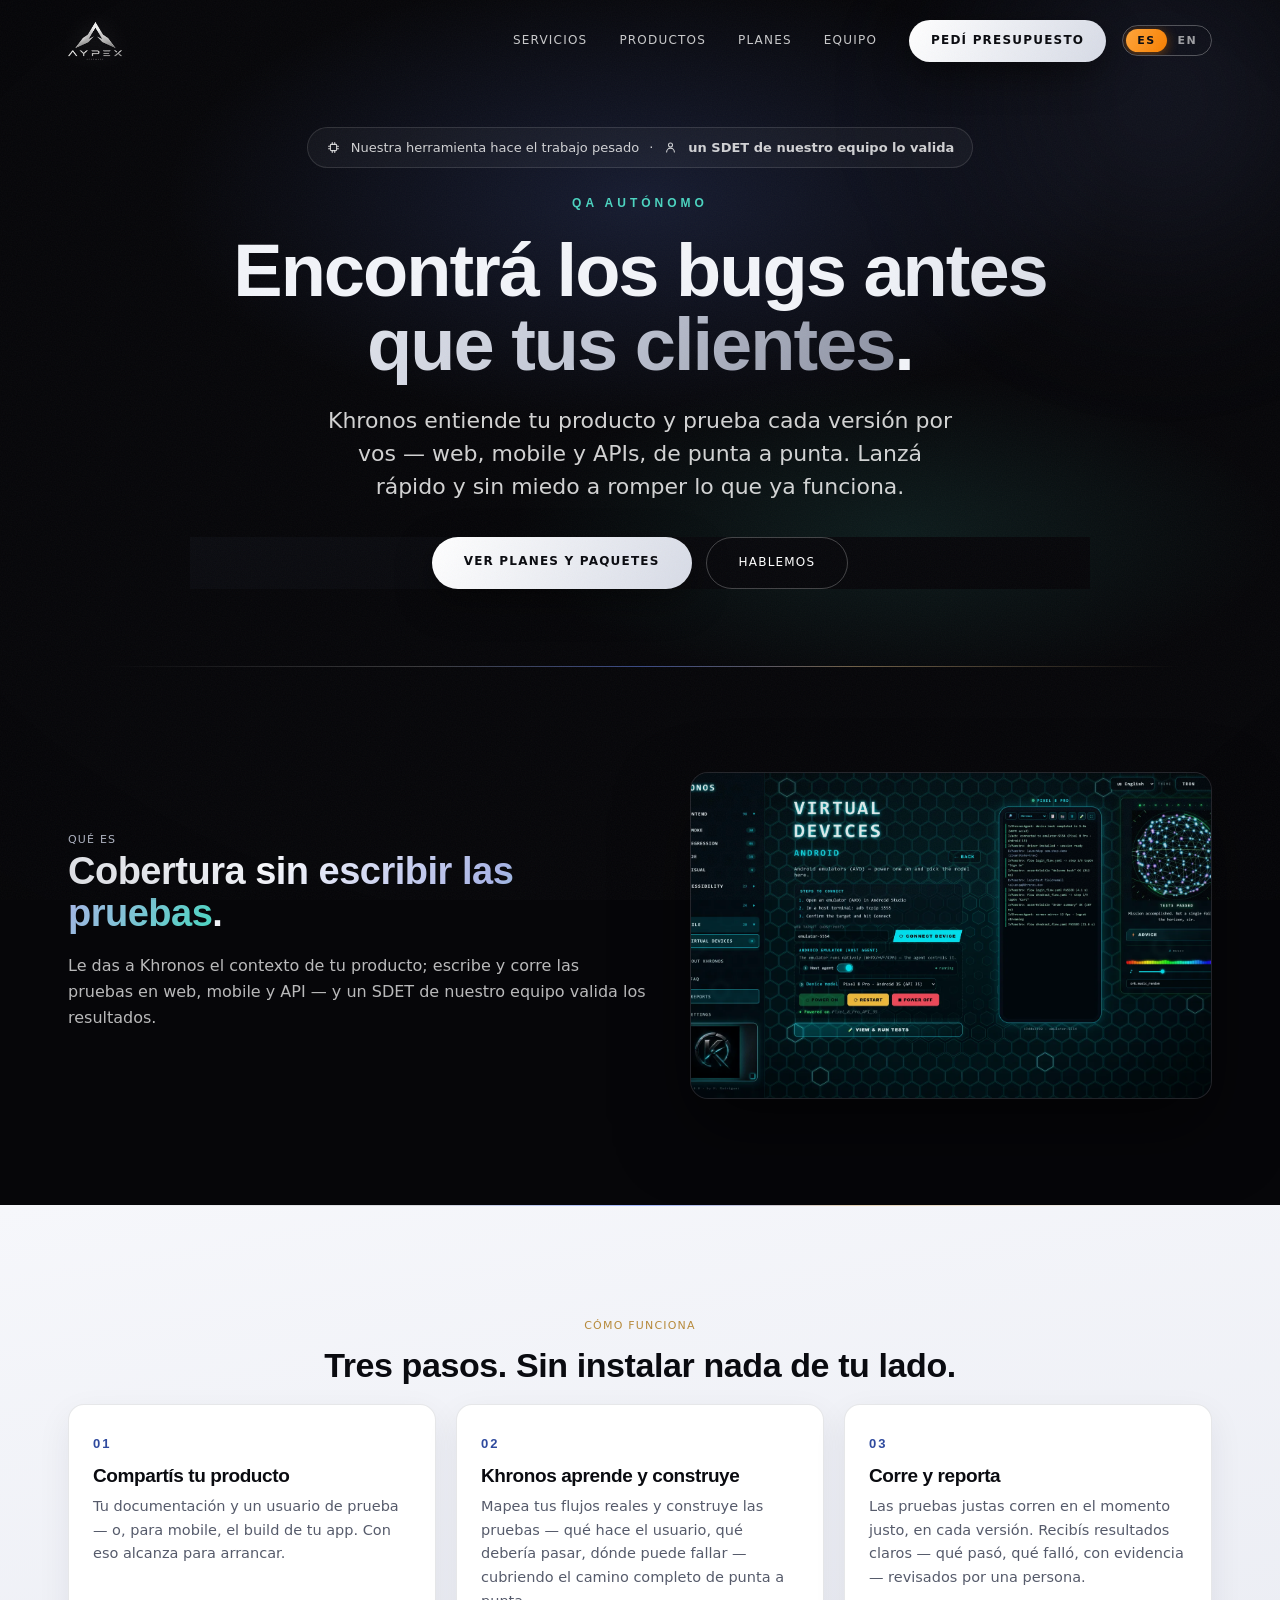
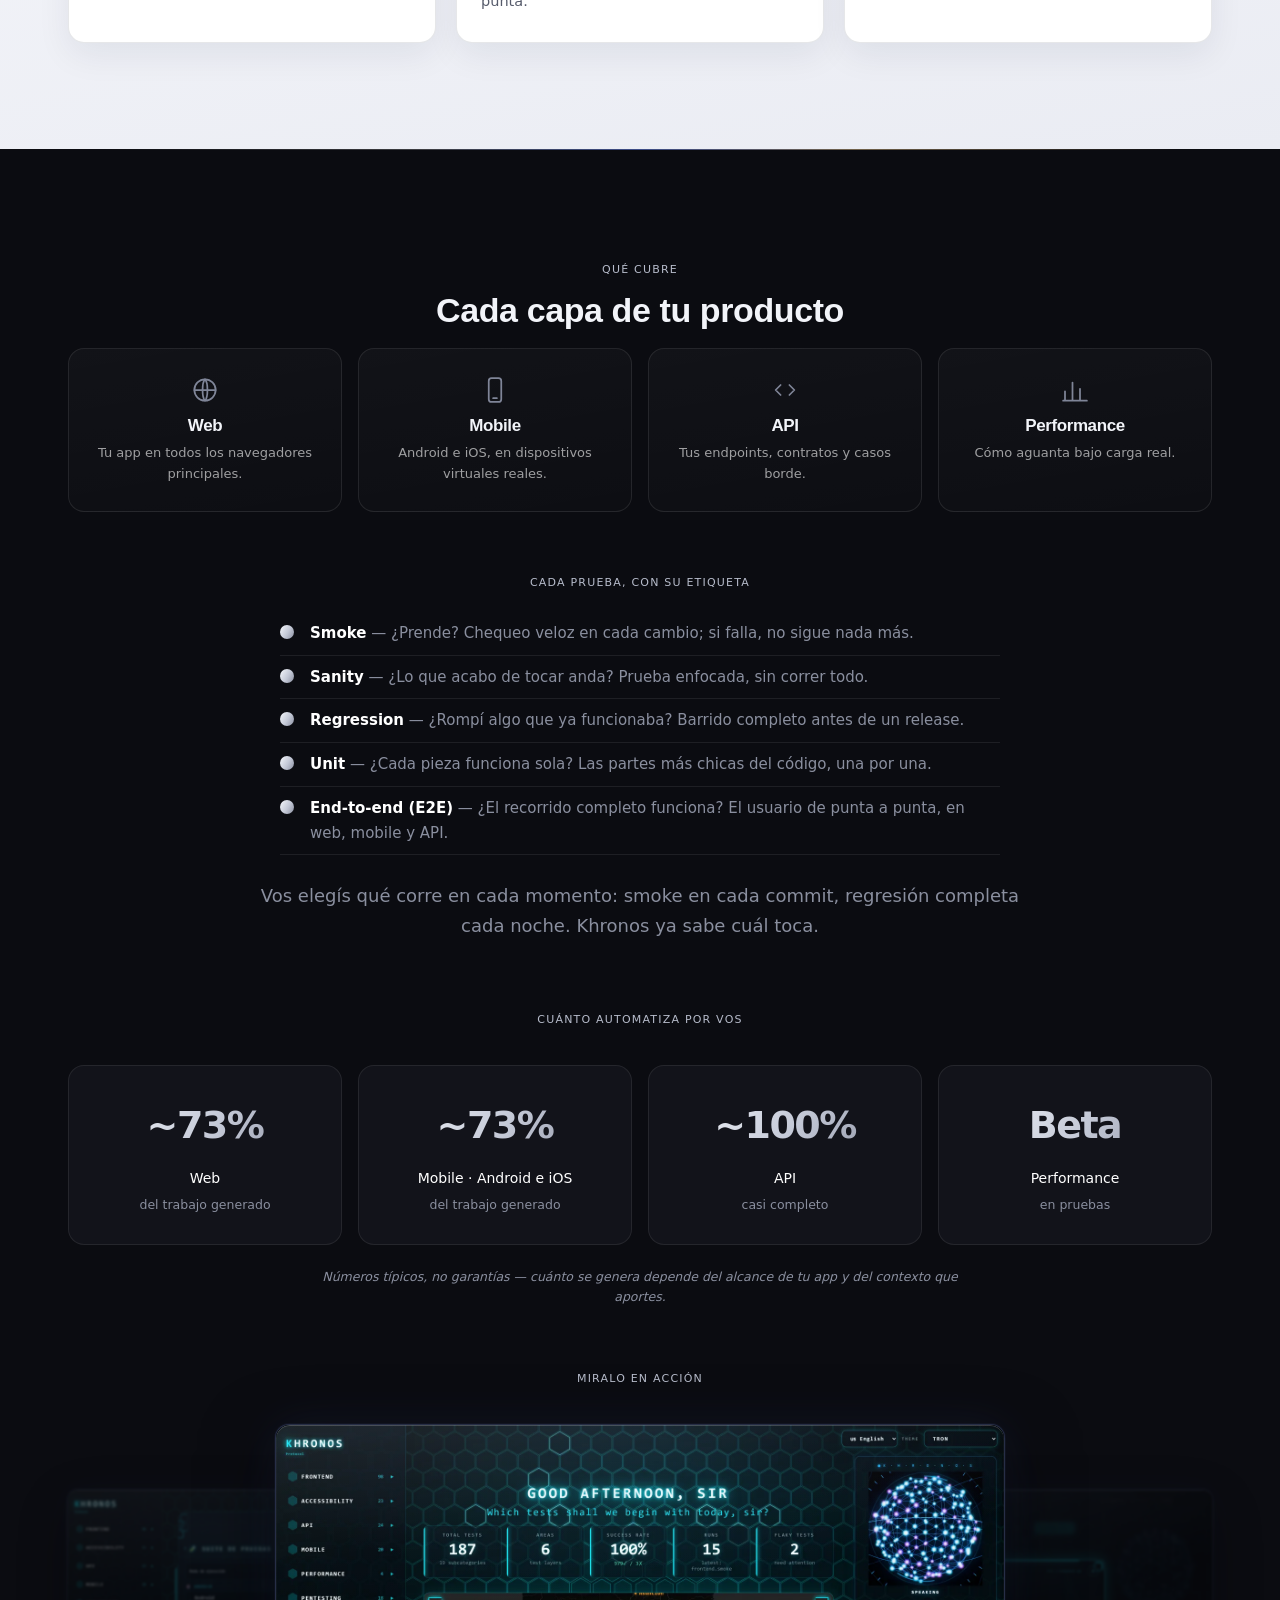
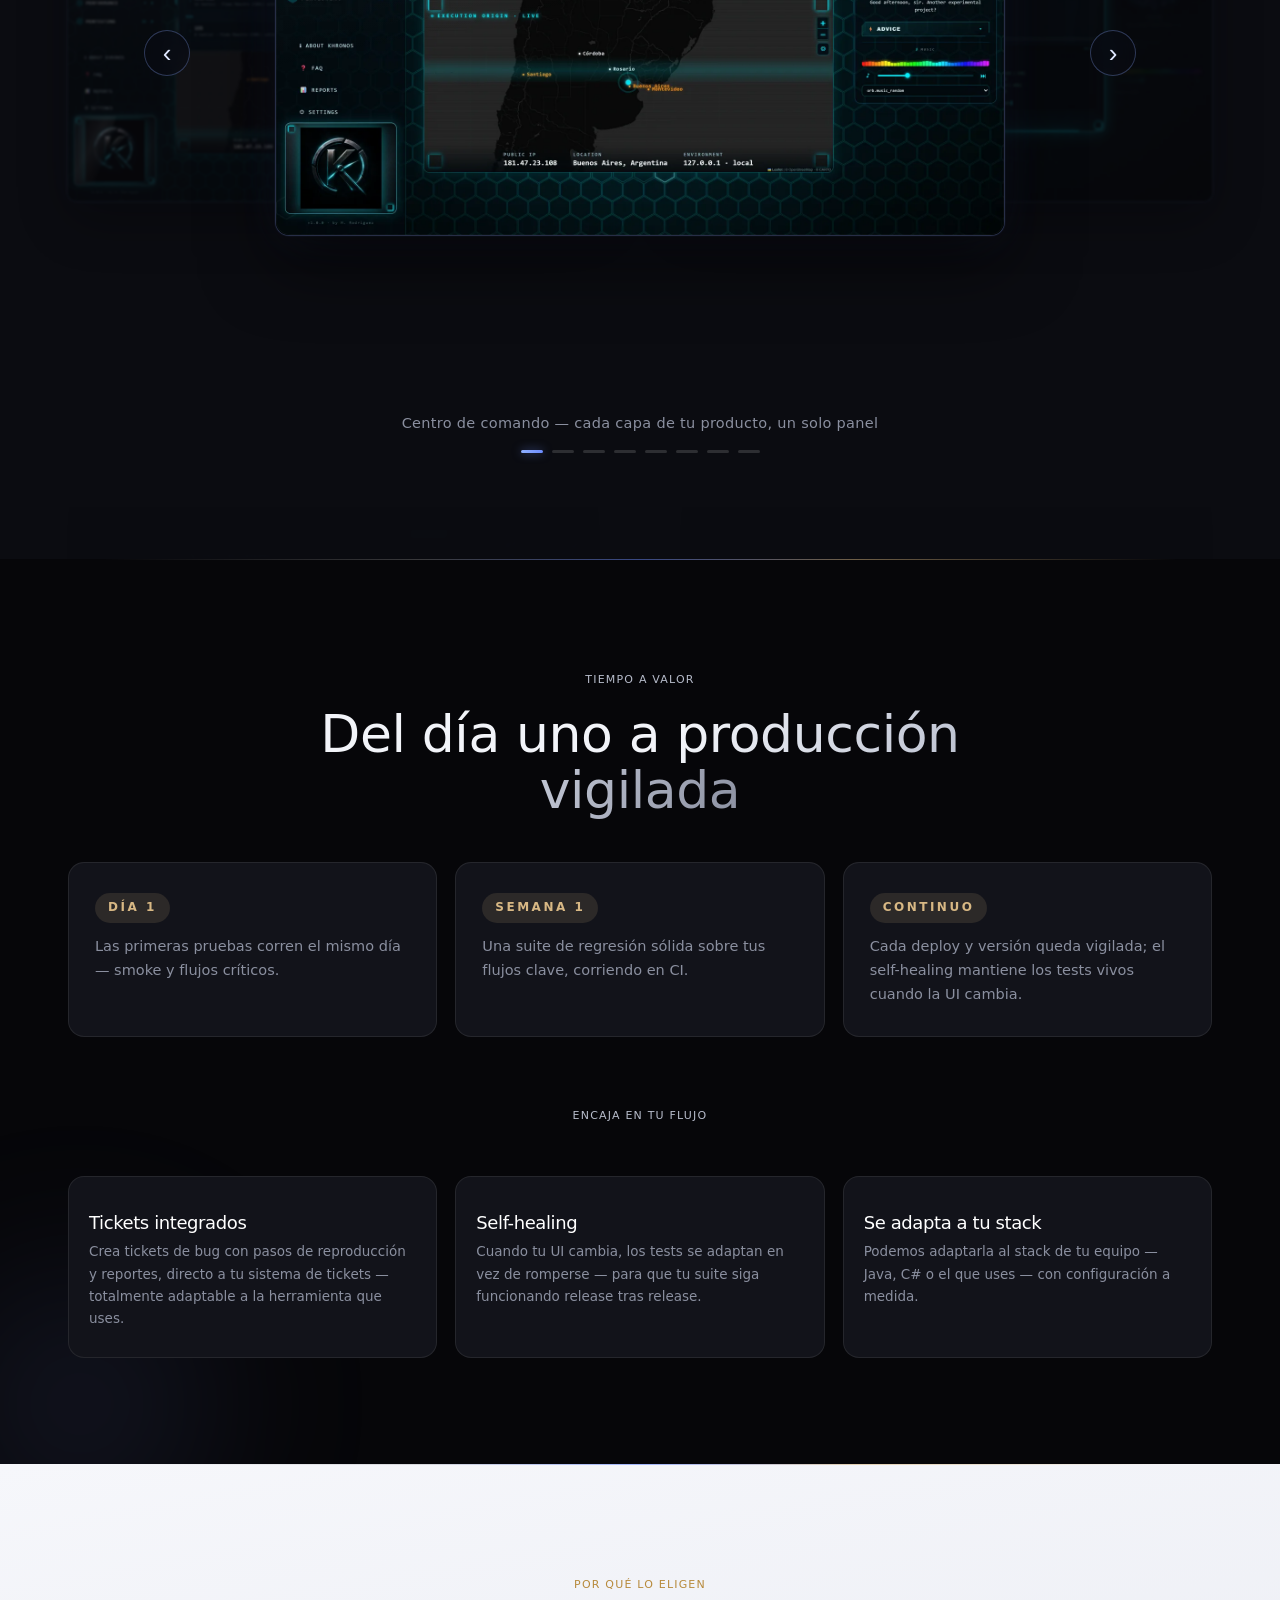
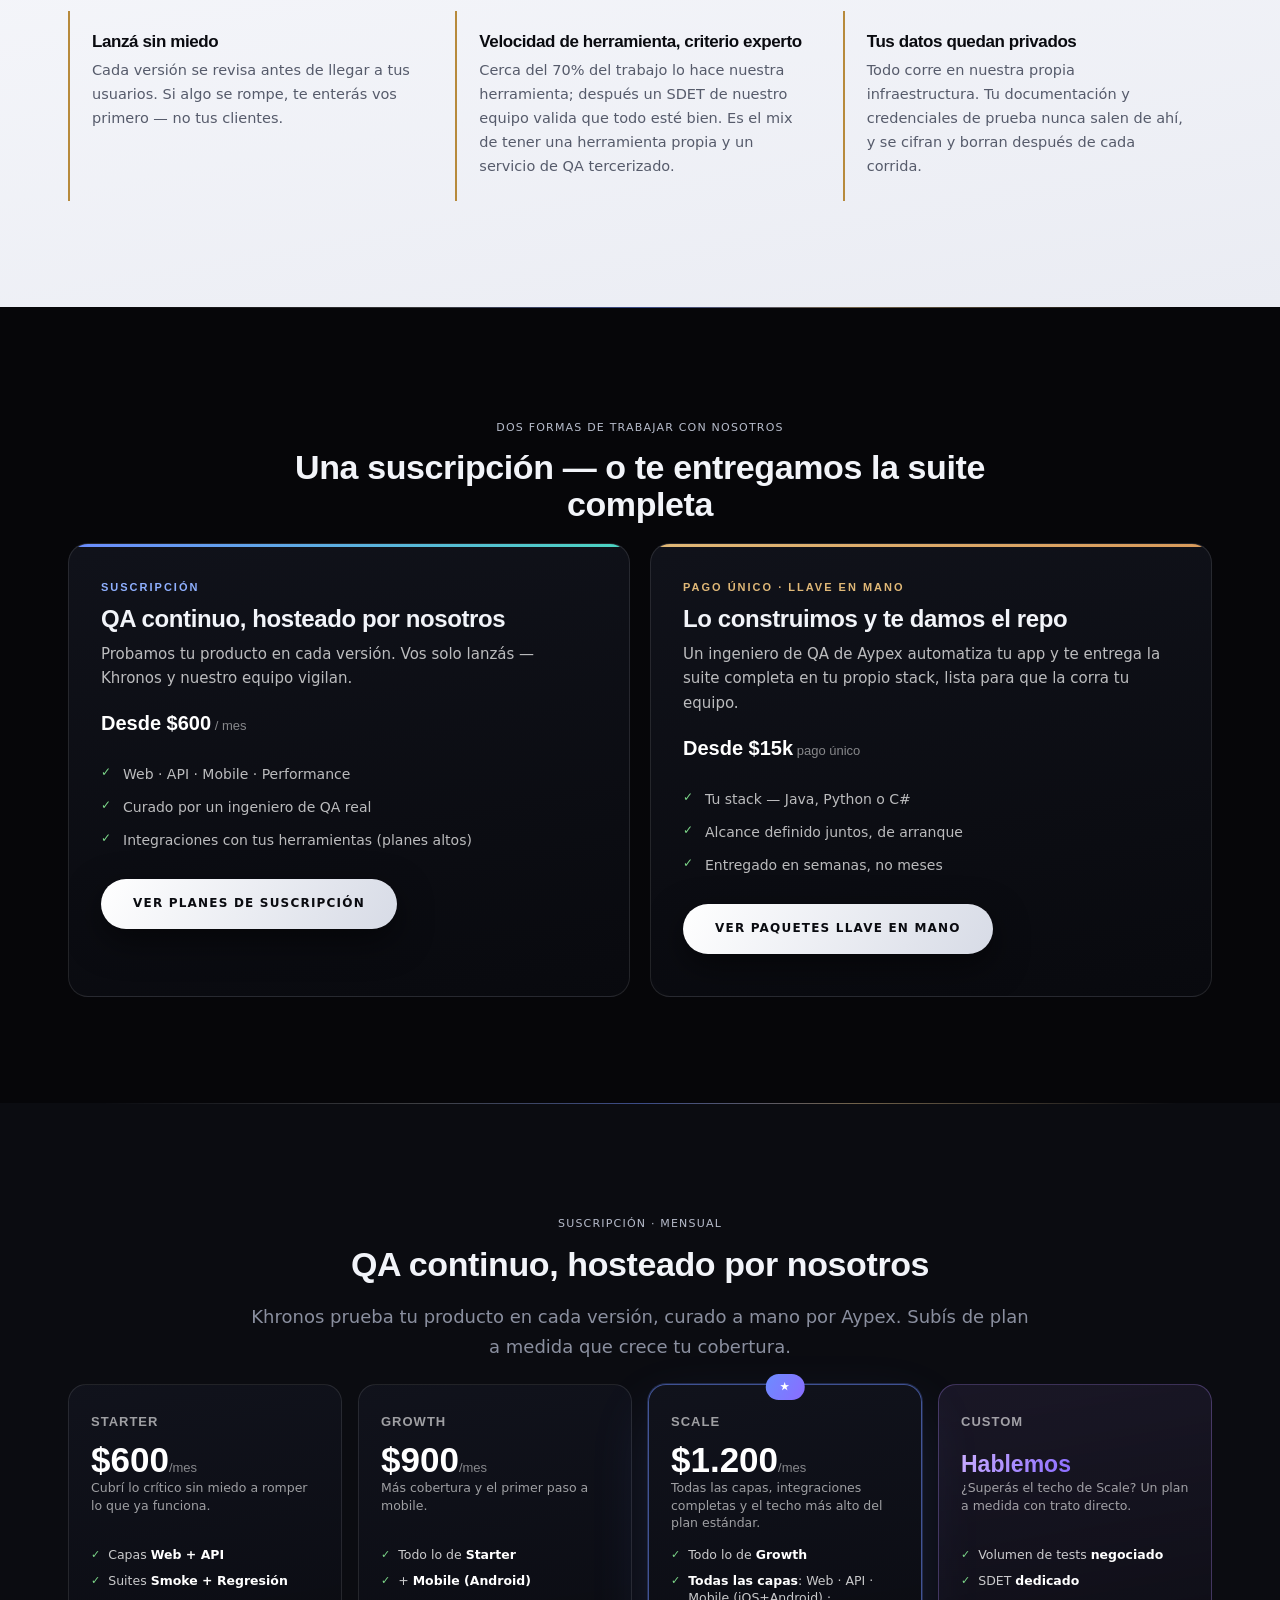
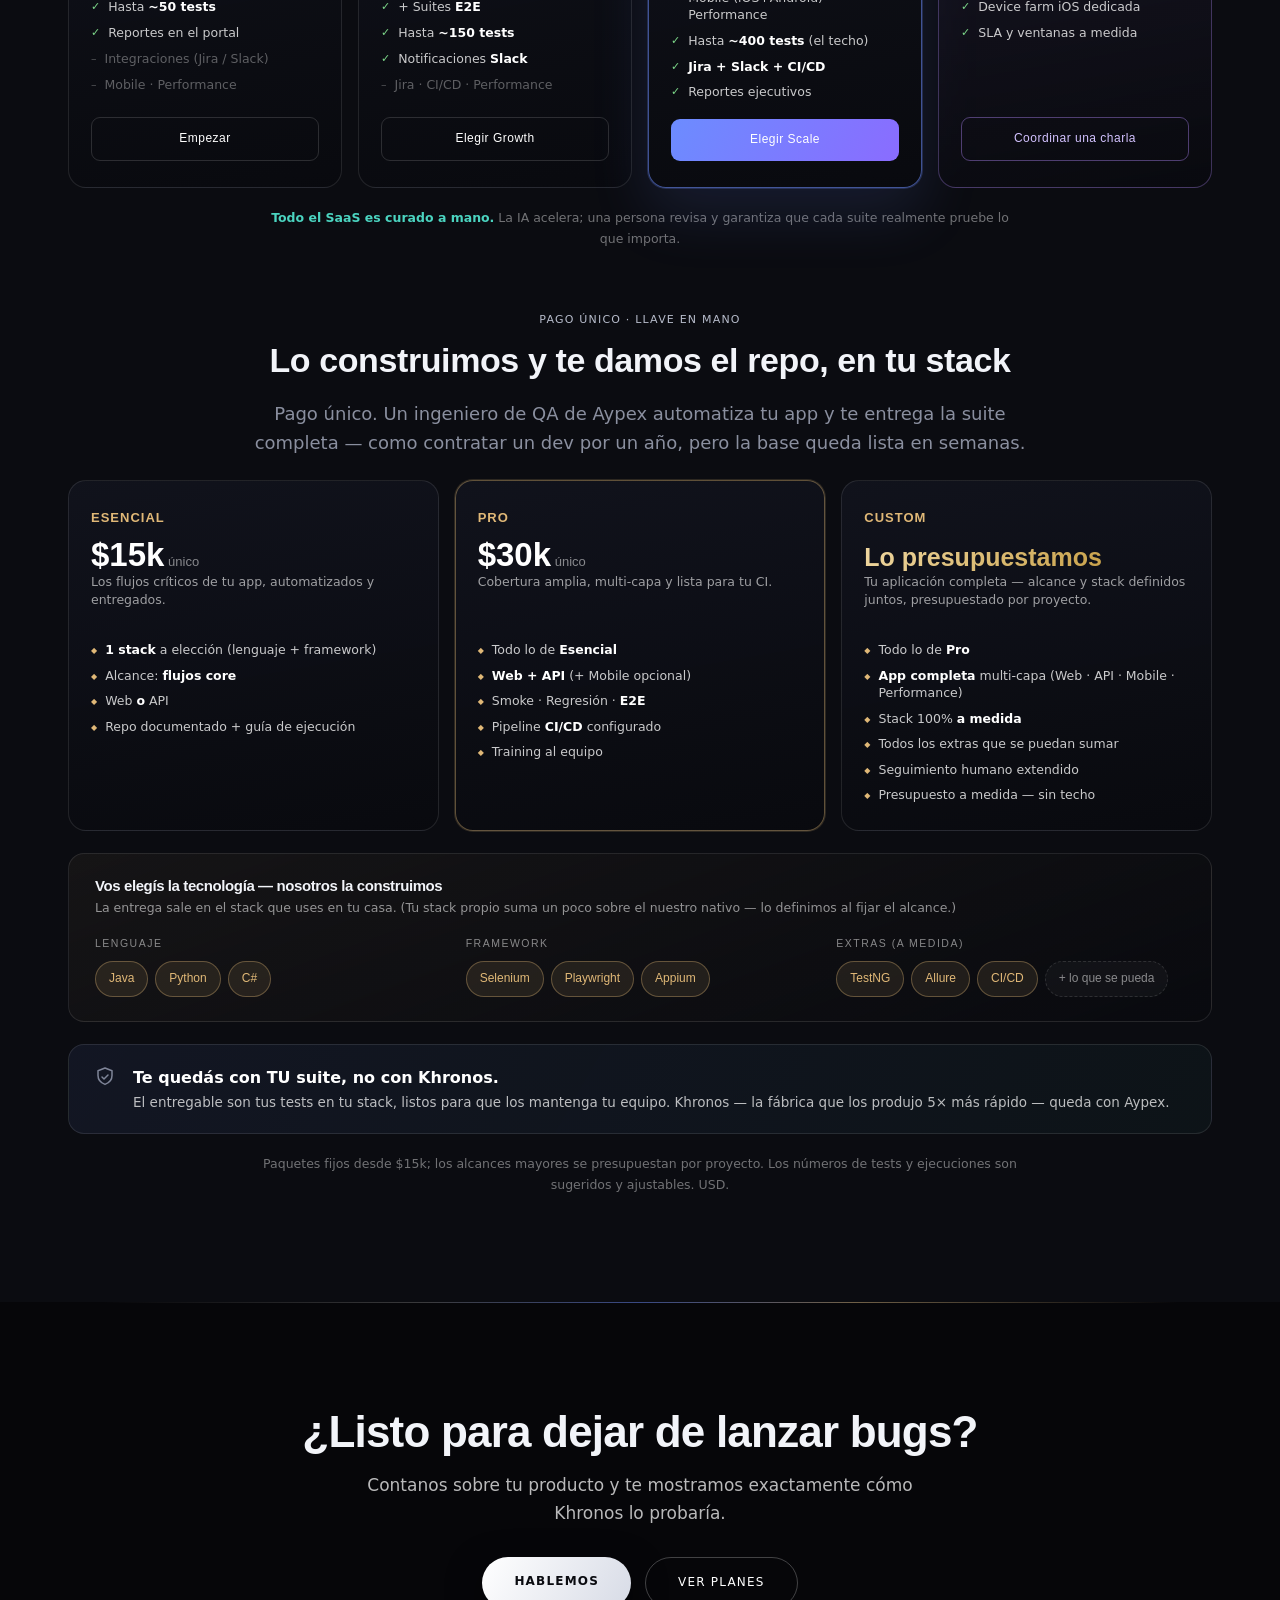
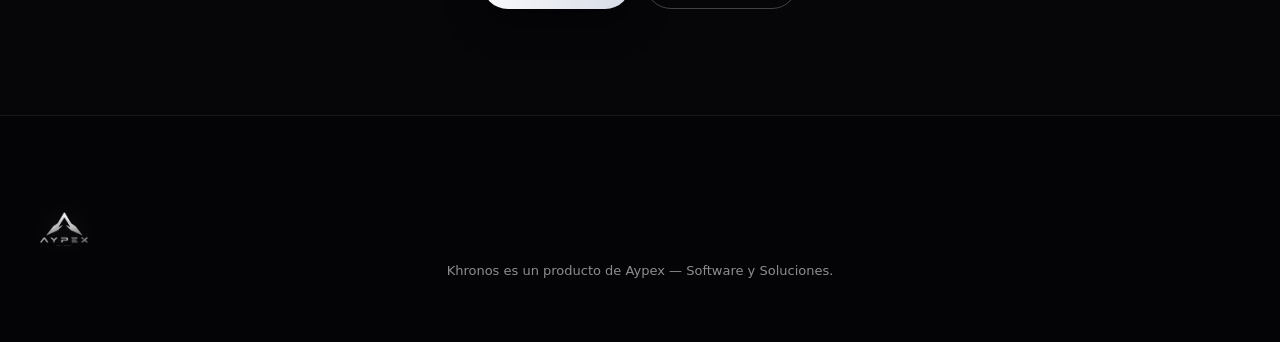
<file: khronos.html>
<!DOCTYPE html>
<html lang="es">
<head>
<meta charset="utf-8">
<meta name="viewport" content="width=device-width, initial-scale=1">
<title>Khronos — Autonomous QA by Aypex</title>
<meta name="description" content="Khronos tests every release for you — web, mobile and API, end to end. AI does the heavy lifting, a real QA engineer guarantees it. Ship fast without fear of breaking what works.">
<meta name="referrer" content="strict-origin-when-cross-origin">
<meta http-equiv="Content-Security-Policy" content="default-src 'self'; img-src 'self' data:; media-src 'self'; style-src 'self' 'unsafe-inline' https://fonts.googleapis.com; font-src https://fonts.gstatic.com; script-src 'self' 'unsafe-inline'; connect-src 'self' https://formsubmit.co; form-action 'self' https://formsubmit.co; base-uri 'self'; object-src 'none'; frame-ancestors 'none'">
<link rel="preconnect" href="https://fonts.googleapis.com">
<link rel="preconnect" href="https://fonts.gstatic.com" crossorigin>
<link href="https://fonts.googleapis.com/css2?family=Space+Grotesk:wght@400;500;600;700&family=Inter:wght@300;400;500;600&display=swap" rel="stylesheet">
<link rel="icon" type="image/png" href="assets/logo-final.png">
<link rel="stylesheet" href="css/styles.css?v=26">
<style>
  /* Khronos landing — page-specific, layered on the site's styles */
  .kh-hero{position:relative;min-height:74vh;display:flex;align-items:center;text-align:center;overflow:hidden;padding:120px 0 70px;}
  .kh-hero .wrap{position:relative;z-index:2;}
  .kh-eyebrow{font-family:'Space Grotesk',sans-serif;font-size:12px;letter-spacing:4px;text-transform:uppercase;font-weight:600;color:#4bd4c0;}
  .kh-hero h1{font-family:'Space Grotesk',sans-serif;font-size:clamp(38px,7vw,74px);font-weight:600;letter-spacing:-2px;line-height:1;margin:20px auto 22px;max-width:900px;}
  .kh-hero .sub{font-size:clamp(17px,2.3vw,22px);font-weight:300;color:rgba(255,255,255,.82);max-width:640px;margin:0 auto 34px;line-height:1.5;}
  .kh-hero .cta{display:flex;gap:14px;justify-content:center;flex-wrap:wrap;}
  .kh-badge{display:inline-flex;align-items:center;gap:10px;margin-bottom:26px;background:rgba(255,255,255,.04);border:1px solid rgba(255,255,255,.12);border-radius:40px;padding:9px 18px;font-size:13px;font-weight:400;}
  .kh-badge b{font-weight:600;}
  .kh-hero .glow{position:absolute;inset:0;z-index:0;pointer-events:none;background:radial-gradient(60% 55% at 50% 30%,rgba(108,140,255,.16),transparent 62%),radial-gradient(50% 40% at 70% 80%,rgba(75,212,192,.1),transparent 60%);}

  .kh-what{padding:70px 0;}
  .kh-2col{display:grid;grid-template-columns:1.05fr .95fr;gap:44px;align-items:center;}
  .kh-2col h2{font-family:'Space Grotesk',sans-serif;font-size:clamp(26px,3.6vw,38px);font-weight:600;line-height:1.1;margin-bottom:18px;letter-spacing:-.5px;}
  .kh-2col p{color:rgba(255,255,255,.72);font-weight:300;font-size:16px;margin-bottom:14px;}
  .kh-2col .grad{background:linear-gradient(120deg,#fff,#a9b4e6 60%,#4bd4c0);-webkit-background-clip:text;background-clip:text;color:transparent;}
  .kh-visual{aspect-ratio:16/10;border-radius:18px;border:1px solid rgba(255,255,255,.1);overflow:hidden;position:relative;background:#0a0b12;box-shadow:0 30px 70px rgba(0,0,0,.5);}
  .kh-visual img{width:100%;height:100%;object-fit:cover;opacity:.92;}

  .kh-steps{padding:20px 0 70px;}
  .kh-steps .grid{display:grid;grid-template-columns:repeat(3,1fr);gap:20px;margin-top:14px;}
  .kh-step{background:linear-gradient(170deg,rgba(255,255,255,.03),rgba(255,255,255,.01));border:1px solid rgba(255,255,255,.09);border-radius:16px;padding:28px 24px;}
  .kh-step .n{font-family:'Space Grotesk',sans-serif;font-size:13px;font-weight:700;color:#6c8cff;letter-spacing:2px;}
  .kh-step h3{font-family:'Space Grotesk',sans-serif;font-size:19px;font-weight:600;margin:12px 0 8px;}
  .kh-step p{color:rgba(255,255,255,.68);font-weight:300;font-size:14.5px;}

  .kh-cov{padding:60px 0;}
  .cov-grid{display:grid;grid-template-columns:repeat(4,1fr);gap:16px;margin-top:14px;}
  .cov-card{background:linear-gradient(170deg,rgba(255,255,255,.03),rgba(255,255,255,.01));border:1px solid rgba(255,255,255,.09);border-radius:16px;padding:26px 22px;text-align:center;}
  .cov-card .ic{font-size:26px;}
  .cov-card h4{font-family:'Space Grotesk',sans-serif;font-size:17px;font-weight:600;margin:12px 0 6px;}
  .cov-card p{color:rgba(255,255,255,.6);font-weight:300;font-size:13px;}

  .kh-why{padding:20px 0 60px;}
  .why-grid{display:grid;grid-template-columns:repeat(3,1fr);gap:18px;margin-top:14px;}
  .why{padding:22px;border-left:2px solid rgba(108,140,255,.5);}
  .why h4{font-family:'Space Grotesk',sans-serif;font-size:17px;font-weight:600;margin-bottom:8px;}
  .why p{color:rgba(255,255,255,.68);font-weight:300;font-size:14.5px;}

  .kh-ways{padding:60px 0;}
  .ways-grid{display:grid;grid-template-columns:1fr 1fr;gap:20px;margin-top:20px;}
  .way{position:relative;background:linear-gradient(170deg,rgba(18,20,29,.9),rgba(9,10,15,.95));border:1px solid rgba(255,255,255,.1);border-radius:20px;padding:34px 32px;overflow:hidden;}
  .way::before{content:"";position:absolute;top:0;left:0;right:0;height:3px;}
  .way.sub::before{background:linear-gradient(90deg,#6c8cff,#4bd4c0);}
  .way.hand::before{background:linear-gradient(90deg,#e0b877,#d89a5b);}
  .way .tag{font-family:'Space Grotesk',sans-serif;font-size:11px;letter-spacing:2px;text-transform:uppercase;font-weight:600;}
  .way.sub .tag{color:#8fb0ff;} .way.hand .tag{color:#e0b877;}
  .way h3{font-family:'Space Grotesk',sans-serif;font-size:24px;font-weight:600;margin:10px 0 10px;}
  .way p{color:rgba(255,255,255,.72);font-weight:300;font-size:15px;margin-bottom:16px;}
  .way .from{font-family:'Space Grotesk',sans-serif;font-weight:700;font-size:20px;color:#fff;margin-bottom:18px;}
  .way .from small{font-size:13px;color:rgba(255,255,255,.5);font-weight:400;}
  .way ul{list-style:none;margin-bottom:22px;}
  .way li{font-size:14px;color:rgba(255,255,255,.72);font-weight:300;padding:5px 0 5px 22px;position:relative;}
  .way li::before{content:"✓";position:absolute;left:0;color:#7dd88a;font-size:12px;}

  .kh-final{padding:80px 0 90px;text-align:center;}
  .kh-final h2{font-family:'Space Grotesk',sans-serif;font-size:clamp(28px,4.4vw,44px);font-weight:600;letter-spacing:-.8px;margin-bottom:16px;}
  .kh-final p{color:rgba(255,255,255,.72);font-weight:300;font-size:17px;max-width:560px;margin:0 auto 30px;}

  @media(max-width:860px){
    .kh-2col{grid-template-columns:1fr;gap:26px;}
    .kh-steps .grid,.cov-grid,.why-grid{grid-template-columns:1fr;}
    .cov-grid{grid-template-columns:1fr 1fr;}
    .ways-grid{grid-template-columns:1fr;}
  }

  /* ── Plans embedded (namespaced .khp-*, no collisions) ── */
  .kh-plans{padding:30px 0 80px;}
  .khp-sub-h{margin-top:56px;}
  .khp-tiers{display:grid;grid-template-columns:repeat(4,1fr);gap:16px;margin-top:22px;align-items:stretch;}
  .khp-tier{position:relative;background:linear-gradient(170deg,rgba(18,20,29,.92),rgba(9,10,15,.96));border:1px solid rgba(255,255,255,.1);border-radius:18px;padding:26px 22px;display:flex;flex-direction:column;transition:.35s;}
  .khp-tier:hover{transform:translateY(-5px);border-color:rgba(108,140,255,.35);box-shadow:0 26px 54px rgba(0,0,0,.5);}
  .khp-tier.feat{border-color:rgba(108,140,255,.55);box-shadow:0 0 0 1px rgba(108,140,255,.22),0 26px 60px rgba(108,140,255,.13);}
  .khp-tier.feat::before{content:attr(data-badge);position:absolute;top:-11px;left:50%;transform:translateX(-50%);background:linear-gradient(120deg,#6c8cff,#8a6cff);color:#fff;font-family:'Space Grotesk',sans-serif;font-size:10px;letter-spacing:1.5px;text-transform:uppercase;font-weight:700;padding:5px 14px;border-radius:20px;white-space:nowrap;}
  .khp-tier.cust{background:linear-gradient(170deg,rgba(180,138,255,.09),rgba(9,10,15,.96));border-color:rgba(180,138,255,.3);}
  .khp-name{font-family:'Space Grotesk',sans-serif;font-size:13px;letter-spacing:1px;text-transform:uppercase;font-weight:600;color:rgba(255,255,255,.6);}
  .khp-price{font-family:'Space Grotesk',sans-serif;font-weight:700;font-size:35px;color:#fff;margin:10px 0 2px;line-height:1;}
  .khp-price small{font-size:13px;color:rgba(255,255,255,.5);font-weight:400;}
  .khp-price .c{font-size:23px;background:linear-gradient(120deg,#c9adff,#8a6cff);-webkit-background-clip:text;background-clip:text;color:transparent;}
  .khp-tag{color:rgba(255,255,255,.6);font-size:12.5px;font-weight:300;min-height:54px;margin-bottom:14px;line-height:1.4;}
  .khp-feats{list-style:none;display:flex;flex-direction:column;gap:9px;flex:1;margin-bottom:18px;}
  .khp-feats li{font-size:12.5px;color:rgba(255,255,255,.78);font-weight:300;display:flex;gap:8px;line-height:1.35;}
  .khp-feats li::before{content:"✓";color:#7dd88a;font-size:11px;flex:none;margin-top:1px;}
  .khp-feats li.no{color:rgba(255,255,255,.34);}
  .khp-feats li.no::before{content:"–";color:rgba(255,255,255,.3);}
  .khp-feats li b{color:#fff;font-weight:600;}
  .khp-cta{font-family:'Space Grotesk',sans-serif;font-size:12px;letter-spacing:.5px;font-weight:500;text-align:center;padding:11px;border-radius:9px;border:1px solid rgba(255,255,255,.14);color:#fff;text-decoration:none;transition:.25s;}
  .khp-tier.feat .khp-cta{background:linear-gradient(120deg,#6c8cff,#8a6cff);border:none;}
  .khp-tier.cust .khp-cta{border-color:rgba(180,138,255,.4);color:#d3c2ff;}
  .khp-cta:hover{border-color:rgba(255,255,255,.32);}
  .khp-note{text-align:center;color:rgba(255,255,255,.42);font-size:12.5px;font-weight:300;margin-top:20px;max-width:760px;margin-left:auto;margin-right:auto;}
  .khp-note b{color:#4bd4c0;font-weight:600;}
  .khp-hand{display:grid;grid-template-columns:repeat(3,1fr);gap:16px;margin-top:22px;}
  .khp-h{background:linear-gradient(170deg,rgba(18,20,29,.92),rgba(9,10,15,.96));border:1px solid rgba(255,255,255,.1);border-radius:18px;padding:26px 22px;transition:.35s;}
  .khp-h:hover{transform:translateY(-5px);border-color:rgba(224,184,119,.4);box-shadow:0 26px 54px rgba(0,0,0,.5);}
  .khp-h.mid{border-color:rgba(224,184,119,.4);box-shadow:0 0 0 1px rgba(224,184,119,.16);}
  .khp-hname{font-family:'Space Grotesk',sans-serif;font-size:13px;letter-spacing:1px;text-transform:uppercase;font-weight:600;color:#e0b877;}
  .khp-hprice{font-family:'Space Grotesk',sans-serif;font-weight:700;font-size:33px;color:#fff;margin:10px 0 2px;line-height:1;}
  .khp-hprice small{font-size:13px;color:rgba(255,255,255,.5);font-weight:400;}
  .khp-hfeats{list-style:none;display:flex;flex-direction:column;gap:8px;}
  .khp-hfeats li{font-size:12.5px;color:rgba(255,255,255,.78);font-weight:300;display:flex;gap:8px;line-height:1.4;}
  .khp-hfeats li::before{content:"◆";color:#e0b877;font-size:8px;margin-top:4px;flex:none;}
  .khp-hfeats li b{color:#fff;font-weight:600;}
  .khp-stack{margin-top:22px;background:linear-gradient(160deg,rgba(224,184,119,.05),rgba(9,10,15,.9));border:1px solid rgba(255,255,255,.1);border-radius:16px;padding:24px 26px;}
  .khp-stack h4{font-family:'Space Grotesk',sans-serif;font-size:15px;font-weight:600;margin-bottom:4px;}
  .khp-stack .sh{color:rgba(255,255,255,.55);font-size:12.5px;font-weight:300;margin-bottom:16px;}
  .khp-srow{display:flex;flex-wrap:wrap;gap:22px;}
  .khp-scol{flex:1;min-width:180px;}
  .khp-scol .l{font-family:'Space Grotesk',sans-serif;font-size:10.5px;letter-spacing:1.5px;text-transform:uppercase;color:rgba(255,255,255,.5);margin-bottom:9px;}
  .khp-chips{display:flex;flex-wrap:wrap;gap:7px;}
  .khp-chip{font-family:'Space Grotesk',sans-serif;font-size:12px;font-weight:500;padding:7px 13px;border-radius:22px;background:rgba(224,184,119,.1);border:1px solid rgba(224,184,119,.35);color:#e0b877;}
  .khp-chip.plus{background:rgba(255,255,255,.03);border-color:rgba(255,255,255,.12);color:rgba(255,255,255,.5);border-style:dashed;}
  .khp-moat{margin-top:22px;display:flex;gap:16px;align-items:flex-start;background:linear-gradient(120deg,rgba(108,140,255,.08),rgba(75,212,192,.04));border:1px solid rgba(255,255,255,.1);border-radius:16px;padding:20px 24px;}
  .khp-moat .mi{font-size:22px;flex:none;}
  .khp-moat b{color:#fff;font-weight:600;}
  .khp-moat p{color:rgba(255,255,255,.72);font-size:13.5px;font-weight:300;}
  @media(max-width:860px){.khp-tiers{grid-template-columns:1fr 1fr;}.khp-hand{grid-template-columns:1fr;}}
  @media(max-width:560px){.khp-tiers{grid-template-columns:1fr;}}

  /* ── standard monochrome line icons (no colorful emoji) ── */
  .kh-i{width:15px;height:15px;stroke:currentColor;fill:none;stroke-width:1.7;stroke-linecap:round;stroke-linejoin:round;vertical-align:-2px;flex:none;}
  .kh-badge{color:rgba(255,255,255,.8);}
  .cov-card .ic{color:#7f8598;line-height:0;}
  .cov-card .ic svg{width:30px;height:30px;stroke:currentColor;fill:none;stroke-width:1.4;stroke-linecap:round;stroke-linejoin:round;}
  .khp-moat .mi{line-height:0;}
  .khp-moat .mi svg{width:24px;height:24px;stroke:#7f8598;fill:none;stroke-width:1.5;stroke-linecap:round;stroke-linejoin:round;}

  /* ── light-section overrides for the custom Khronos blocks (dark→white) ── */
  .block.light .kh-2col h2{color:#0a0b10;}
  .block.light .kh-2col p{color:#565b6b;}
  .block.light .kh-2col .grad{background:linear-gradient(120deg,#2f4a9e,#6c8cff 58%,#b78a3c);-webkit-background-clip:text;background-clip:text;color:transparent;}
  .block.light .kh-visual{border-color:rgba(12,22,45,.12);box-shadow:0 18px 44px rgba(20,30,60,.12);background:#fff;}
  .block.light .why{border-left-color:#b78a3c;}
  .block.light .why h4{color:#0a0b10;}
  .block.light .why p{color:#565b6b;}
  .block.light .kh-step{background:#fff;border-color:rgba(12,22,45,.1);box-shadow:0 12px 34px rgba(20,30,60,.07);}
  .block.light .kh-step h3{color:#0a0b10;}
  .block.light .kh-step p{color:#565b6b;}
  .block.light .kh-step .n{color:#2f4a9e;}
</style>
</head>
<body>

<!-- HEADER -->
<header id="hdr">
  <div class="wrap nav">
    <a href="index.html#top" class="logo"><img src="assets/logo-final.png" alt="Aypex"></a>
    <div class="nav-right">
      <nav class="menu" id="menu">
        <a href="index.html#servicios" data-en="Services" data-es="Servicios">Services</a>
        <a href="index.html#producto" data-en="Products" data-es="Productos">Products</a>
        <a href="#planes" data-en="Plans" data-es="Planes">Plans</a>
        <a href="index.html#equipo" data-en="Team" data-es="Equipo">Team</a>
        <a class="btn solid" href="index.html#contacto" data-en="Get a quote" data-es="Pedí presupuesto">Get a quote</a>
      </nav>
      <button class="lang-btn" id="langToggle" aria-label="Language">
        <span class="lang-thumb" aria-hidden="true"></span>
        <span class="lang-opt" data-l="es">ES</span>
        <span class="lang-opt" data-l="en">EN</span>
      </button>
      <button class="burger" id="burger" aria-label="Menu">☰</button>
    </div>
  </div>
</header>

<!-- HERO -->
<section class="kh-hero">
  <span class="glow"></span>
  <span class="orb orb-c f1" style="width:520px;height:520px;top:-160px;right:-140px"></span>
  <div class="wrap">
    <div class="kh-badge"><svg viewBox="0 0 24 24" class="kh-i"><rect x="7" y="7" width="10" height="10" rx="1.5"/><path d="M10 4v2.5M14 4v2.5M10 17.5V20M14 17.5V20M4 10h2.5M4 14h2.5M17.5 10H20M17.5 14H20"/></svg> <span data-en="Our tool does the heavy lifting" data-es="Nuestra herramienta hace el trabajo pesado">Our tool does the heavy lifting</span> · <svg viewBox="0 0 24 24" class="kh-i"><circle cx="12" cy="8" r="3.2"/><path d="M5.8 19.2a6.2 6.2 0 0 1 12.4 0"/></svg> <b data-en="a QA engineer validates it" data-es="un SDET de nuestro equipo lo valida">a QA engineer validates it</b></div>
    <div class="kh-eyebrow" data-en="Autonomous QA" data-es="QA autónomo">Autonomous QA</div>
    <h1 data-en="Catch bugs <span class='grad'>before your customers do</span>." data-es="Encontrá los bugs <span class='grad'>antes que tus clientes</span>.">Catch bugs <span class="grad">before your customers do</span>.</h1>
    <p class="sub" data-en="Khronos understands your product and tests every release for you — web, mobile and APIs, end to end. Ship fast, without fear of breaking what already works." data-es="Khronos entiende tu producto y prueba cada versión por vos — web, mobile y APIs, de punta a punta. Lanzá rápido y sin miedo a romper lo que ya funciona.">Khronos understands your product and tests every release for you — web, mobile and APIs, end to end. Ship fast, without fear of breaking what already works.</p>
    <div class="cta">
      <a class="btn solid" href="#planes" data-en="See plans &amp; packages" data-es="Ver planes y paquetes">See plans &amp; packages</a>
      <a class="btn" href="index.html#contacto" data-en="Talk to us" data-es="Hablemos">Talk to us</a>
    </div>
  </div>
</section>

<!-- WHAT IS IT -->
<section class="kh-what block">
  <div class="wrap">
    <div class="kh-2col">
      <div>
        <span class="eyebrow" data-en="What it is" data-es="Qué es">What it is</span>
        <h2 data-en="Coverage <span class='grad'>without writing the tests</span>." data-es="Cobertura <span class='grad'>sin escribir las pruebas</span>.">Coverage <span class="grad">without writing the tests</span>.</h2>
        <p data-en="You give Khronos your product's context; it writes and runs the tests across web, mobile and API — and a QA engineer from our team validates the results." data-es="Le das a Khronos el contexto de tu producto; escribe y corre las pruebas en web, mobile y API — y un SDET de nuestro equipo valida los resultados.">You give Khronos your product's context; it writes and runs the tests across web, mobile and API — and a QA engineer from our team validates the results.</p>
      </div>
      <div class="kh-visual"><img src="assets/khronos/16_device_running.webp" alt="Khronos running mobile tests on a virtual device"></div>
    </div>
  </div>
</section>

<!-- HOW IT WORKS (black box, no tech) -->
<section class="kh-steps block light">
  <div class="wrap">
    <div class="center"><span class="eyebrow" data-en="How it works" data-es="Cómo funciona">How it works</span>
      <h2 style="font-family:'Space Grotesk',sans-serif;font-size:clamp(24px,3.4vw,34px);font-weight:600;margin-top:10px" data-en="Three steps. No setup on your side." data-es="Tres pasos. Sin instalar nada de tu lado.">Three steps. No setup on your side.</h2></div>
    <div class="grid">
      <div class="kh-step"><div class="n">01</div>
        <h3 data-en="You share your product" data-es="Compartís tu producto">You share your product</h3>
        <p data-en="Your documentation and a test login — or, for mobile, your app build. That's all we need to get started." data-es="Tu documentación y un usuario de prueba — o, para mobile, el build de tu app. Con eso alcanza para arrancar.">Your documentation and a test login — or, for mobile, your app build. That's all we need to get started.</p></div>
      <div class="kh-step"><div class="n">02</div>
        <h3 data-en="Khronos learns &amp; builds" data-es="Khronos aprende y construye">Khronos learns &amp; builds</h3>
        <p data-en="It maps your real flows and builds the tests — what the user does, what should happen, where it can break — covering the full journey end to end." data-es="Mapea tus flujos reales y construye las pruebas — qué hace el usuario, qué debería pasar, dónde puede fallar — cubriendo el camino completo de punta a punta.">It maps your real flows and builds the tests — what the user does, what should happen, where it can break — covering the full journey end to end.</p></div>
      <div class="kh-step"><div class="n">03</div>
        <h3 data-en="It runs &amp; reports" data-es="Corre y reporta">It runs &amp; reports</h3>
        <p data-en="The right tests run at the right time on every release. You get clear results — what passed, what failed, with evidence — reviewed by a human." data-es="Las pruebas justas corren en el momento justo, en cada versión. Recibís resultados claros — qué pasó, qué falló, con evidencia — revisados por una persona.">The right tests run at the right time on every release. You get clear results — what passed, what failed, with evidence — reviewed by a human.</p></div>
    </div>
  </div>
</section>

<!-- COVERAGE -->
<section class="kh-cov block alt">
  <div class="wrap">
    <div class="center"><span class="eyebrow" data-en="What it covers" data-es="Qué cubre">What it covers</span>
      <h2 style="font-family:'Space Grotesk',sans-serif;font-size:clamp(24px,3.4vw,34px);font-weight:600;margin-top:10px" data-en="Every layer of your product" data-es="Cada capa de tu producto">Every layer of your product</h2></div>
    <div class="cov-grid">
      <div class="cov-card"><div class="ic"><svg viewBox="0 0 24 24"><circle cx="12" cy="12" r="8.5"/><path d="M3.5 12h17M12 3.5c2.6 2.5 2.6 14.5 0 17M12 3.5c-2.6 2.5-2.6 14.5 0 17"/></svg></div><h4 data-en="Web" data-es="Web">Web</h4><p data-en="Your app across every major browser." data-es="Tu app en todos los navegadores principales.">Your app across every major browser.</p></div>
      <div class="cov-card"><div class="ic"><svg viewBox="0 0 24 24"><rect x="7" y="2.5" width="10" height="19" rx="2.2"/><path d="M10.5 18.5h3"/></svg></div><h4 data-en="Mobile" data-es="Mobile">Mobile</h4><p data-en="Android &amp; iOS, on real virtual devices." data-es="Android e iOS, en dispositivos virtuales reales.">Android &amp; iOS, on real virtual devices.</p></div>
      <div class="cov-card"><div class="ic"><svg viewBox="0 0 24 24"><path d="M8.5 8L4.5 12l4 4M15.5 8l4 4-4 4"/></svg></div><h4 data-en="API" data-es="API">API</h4><p data-en="Your endpoints, contracts and edge cases." data-es="Tus endpoints, contratos y casos borde.">Your endpoints, contracts and edge cases.</p></div>
      <div class="cov-card"><div class="ic"><svg viewBox="0 0 24 24"><path d="M4 20.5V13M10 20.5V6M16 20.5v-9.5M2.5 20.5h19"/></svg></div><h4 data-en="Performance" data-es="Performance">Performance</h4><p data-en="How it holds up under real load." data-es="Cómo aguanta bajo carga real.">How it holds up under real load.</p></div>
    </div>

    <div class="center cov-head" style="margin-top:56px"><span class="eyebrow" data-en="Every test, tagged" data-es="Cada prueba, con su etiqueta">Every test, tagged</span></div>
    <ul class="flist" style="max-width:720px;margin-left:auto;margin-right:auto;">
      <li data-en="<b>Smoke</b> — Does it turn on? A quick check on every change; if it fails, nothing else runs." data-es="<b>Smoke</b> — ¿Prende? Chequeo veloz en cada cambio; si falla, no sigue nada más."><b>Smoke</b> — Does it turn on? A quick check on every change; if it fails, nothing else runs.</li>
      <li data-en="<b>Sanity</b> — Does the thing I just touched work? A focused check, without running everything." data-es="<b>Sanity</b> — ¿Lo que acabo de tocar anda? Prueba enfocada, sin correr todo."><b>Sanity</b> — Does the thing I just touched work? A focused check, without running everything.</li>
      <li data-en="<b>Regression</b> — Did I break something that already worked? A full sweep before a release." data-es="<b>Regression</b> — ¿Rompí algo que ya funcionaba? Barrido completo antes de un release."><b>Regression</b> — Did I break something that already worked? A full sweep before a release.</li>
      <li data-en="<b>Unit</b> — Does each piece work on its own? The smallest parts of the code, one by one." data-es="<b>Unit</b> — ¿Cada pieza funciona sola? Las partes más chicas del código, una por una."><b>Unit</b> — Does each piece work on its own? The smallest parts of the code, one by one.</li>
      <li data-en="<b>End-to-end (E2E)</b> — Does the whole journey work? The user from start to finish, across web, mobile and API." data-es="<b>End-to-end (E2E)</b> — ¿El recorrido completo funciona? El usuario de punta a punta, en web, mobile y API."><b>End-to-end (E2E)</b> — Does the whole journey work? The user from start to finish, across web, mobile and API.</li>
    </ul>
    <div class="center" style="margin-top:22px"><p class="lead" data-en="You choose what runs when: smoke on every commit, full regression every night. Khronos already knows which one's due." data-es="Vos elegís qué corre en cada momento: smoke en cada commit, regresión completa cada noche. Khronos ya sabe cuál toca.">You choose what runs when: smoke on every commit, full regression every night. Khronos already knows which one's due.</p></div>
    <div class="center cov-head"><span class="eyebrow" data-en="How much it automates for you" data-es="Cuánto automatiza por vos">How much it automates for you</span></div>
    <div class="cov">
      <div class="cov-item"><b>~73%</b><span class="cov-l" data-en="Web" data-es="Web">Web</span><span class="cov-n" data-en="of the work generated" data-es="del trabajo generado">of the work generated</span></div>
      <div class="cov-item"><b>~73%</b><span class="cov-l" data-en="Mobile · Android &amp; iOS" data-es="Mobile · Android e iOS">Mobile · Android &amp; iOS</span><span class="cov-n" data-en="of the work generated" data-es="del trabajo generado">of the work generated</span></div>
      <div class="cov-item"><b>~100%</b><span class="cov-l" data-en="API" data-es="API">API</span><span class="cov-n" data-en="near-complete" data-es="casi completo">near-complete</span></div>
      <div class="cov-item"><b>Beta</b><span class="cov-l" data-en="Performance" data-es="Performance">Performance</span><span class="cov-n" data-en="in testing" data-es="en pruebas">in testing</span></div>
    </div>
    <p class="cov-note" data-en="Typical figures, not guarantees — how much gets generated depends on your app's scope and the context you provide." data-es="Números típicos, no garantías — cuánto se genera depende del alcance de tu app y del contexto que aportes.">Typical figures, not guarantees — how much gets generated depends on your app's scope and the context you provide.</p>

    <!-- Khronos in action — futuristic carousel -->
    <div class="center cov-head" style="margin-top:56px"><span class="eyebrow" data-en="See it in action" data-es="Miralo en acción">See it in action</span></div>
    <div class="kcar" id="kcar" aria-roledescription="carousel" aria-label="Khronos screenshots">
      <div class="kcar-stage" id="kcarStage">
        <button class="kcar-nav kcar-prev" id="kcarPrev" type="button" aria-label="Previous">&#8249;</button>
        <div class="kcar-track" id="kcarTrack">
          <figure class="kcar-slide" data-cap-en="Command center — every layer of your product, one dashboard" data-cap-es="Centro de comando — cada capa de tu producto, un solo panel">
            <div class="kcar-frame"><img src="assets/khronos/04_command_center.webp" alt="Khronos command center" loading="lazy"><span class="kcar-glare"></span></div>
            <div class="kcar-mirror"><img src="assets/khronos/04_command_center.webp" alt="" aria-hidden="true" loading="lazy"></div>
          </figure>
          <figure class="kcar-slide" data-cap-en="Live execution — real-time telemetry with self-healing selectors" data-cap-es="Ejecución en vivo — telemetría en tiempo real con selectores auto-reparables">
            <div class="kcar-frame"><img src="assets/khronos/08_execution_live.webp" alt="Khronos live test execution" loading="lazy"><span class="kcar-glare"></span></div>
            <div class="kcar-mirror"><img src="assets/khronos/08_execution_live.webp" alt="" aria-hidden="true" loading="lazy"></div>
          </figure>
          <figure class="kcar-slide" data-cap-en="90 tests, 3 browsers, zero failures — release with confidence" data-cap-es="90 pruebas, 3 navegadores, cero fallas — lanzá con confianza">
            <div class="kcar-frame"><img src="assets/khronos/09_execution_passed.webp" alt="Khronos test run passed" loading="lazy"><span class="kcar-glare"></span></div>
            <div class="kcar-mirror"><img src="assets/khronos/09_execution_passed.webp" alt="" aria-hidden="true" loading="lazy"></div>
          </figure>
          <figure class="kcar-slide" data-cap-en="API warm-up — virtual users ramping from 1 to 100, bottlenecks exposed" data-cap-es="Warm-up de APIs — usuarios virtuales de 1 a 100, cuellos de botella al descubierto">
            <div class="kcar-frame"><img src="assets/khronos/10_api_warmup_ramp.webp" alt="Khronos API warm-up ramp" loading="lazy"><span class="kcar-glare"></span></div>
            <div class="kcar-mirror"><img src="assets/khronos/10_api_warmup_ramp.webp" alt="" aria-hidden="true" loading="lazy"></div>
          </figure>
          <figure class="kcar-slide" data-cap-en="Virtual devices — power on an Android emulator from the dashboard" data-cap-es="Dispositivos virtuales — encendé un emulador Android desde el panel">
            <div class="kcar-frame"><img src="assets/khronos/13_virtual_devices.webp" alt="Khronos virtual devices panel" loading="lazy"><span class="kcar-glare"></span></div>
            <div class="kcar-mirror"><img src="assets/khronos/13_virtual_devices.webp" alt="" aria-hidden="true" loading="lazy"></div>
          </figure>
          <figure class="kcar-slide" data-cap-en="Mobile flows running — live device mirror and logs, no extra tooling" data-cap-es="Flows mobile corriendo — espejo del device y logs en vivo, sin herramientas extra">
            <div class="kcar-frame"><img src="assets/khronos/16_device_running.webp" alt="Khronos mobile device running Maestro flows" loading="lazy"><span class="kcar-glare"></span></div>
            <div class="kcar-mirror"><img src="assets/khronos/16_device_running.webp" alt="" aria-hidden="true" loading="lazy"></div>
          </figure>
          <figure class="kcar-slide" data-cap-en="Reports &amp; trends — every run tracked, flaky tests flagged" data-cap-es="Reportes y tendencias — cada corrida registrada, tests flaky señalados">
            <div class="kcar-frame"><img src="assets/khronos/12_reports.webp" alt="Khronos reports and trends" loading="lazy"><span class="kcar-glare"></span></div>
            <div class="kcar-mirror"><img src="assets/khronos/12_reports.webp" alt="" aria-hidden="true" loading="lazy"></div>
          </figure>
          <figure class="kcar-slide" data-cap-en="Your whole test taxonomy — pick a suite, hit run" data-cap-es="Toda tu taxonomía de pruebas — elegí una suite y dale run">
            <div class="kcar-frame"><img src="assets/khronos/06_test_suites.webp" alt="Khronos test suites panel" loading="lazy"><span class="kcar-glare"></span></div>
            <div class="kcar-mirror"><img src="assets/khronos/06_test_suites.webp" alt="" aria-hidden="true" loading="lazy"></div>
          </figure>
        </div>
        <button class="kcar-nav kcar-next" id="kcarNext" type="button" aria-label="Next">&#8250;</button>
      </div>
      <p class="kcar-cap" id="kcarCap" aria-live="polite"></p>
      <div class="kcar-dots" id="kcarDots" role="tablist"></div>
    </div>
  </div>
</section>

<!-- TIME TO VALUE + WORKFLOW (moved from home) -->
<section class="block">
  <span class="orb orb-c f1" style="width:420px;height:420px;bottom:-150px;left:-130px"></span>
  <div class="wrap">
    <div class="center">
      <span class="eyebrow" data-en="Time to value" data-es="Tiempo a valor">Time to value</span>
      <h2 data-en="From day one to <span class='grad'>guarded releases</span>" data-es="Del día uno a <span class='grad'>producción vigilada</span>">From day one to <span class="grad">guarded releases</span></h2>
    </div>
    <div class="tv">
      <div class="tv-item"><span class="tv-k" data-en="Day 1" data-es="Día 1">Day 1</span><p data-en="The first tests run the same day — smoke and critical paths." data-es="Las primeras pruebas corren el mismo día — smoke y flujos críticos.">The first tests run the same day — smoke and critical paths.</p></div>
      <div class="tv-item"><span class="tv-k" data-en="Week 1" data-es="Semana 1">Week 1</span><p data-en="A solid regression suite over your key flows, running in CI." data-es="Una suite de regresión sólida sobre tus flujos clave, corriendo en CI.">A solid regression suite over your key flows, running in CI.</p></div>
      <div class="tv-item"><span class="tv-k" data-en="Ongoing" data-es="Continuo">Ongoing</span><p data-en="Every deploy and version is watched; self-healing keeps tests alive as the UI changes." data-es="Cada deploy y versión queda vigilada; el self-healing mantiene los tests vivos cuando la UI cambia.">Every deploy and version is watched; self-healing keeps tests alive as the UI changes.</p></div>
    </div>
    <div class="center cov-head"><span class="eyebrow" data-en="Fits your workflow" data-es="Encaja en tu flujo">Fits your workflow</span></div>
    <div class="hiw">
      <div class="step"><h3 data-en="Ticketing, wired in" data-es="Tickets integrados">Ticketing, wired in</h3><p data-en="Auto-creates bug tickets with reproduction steps and reports, straight into your ticketing system — fully adaptable to whatever tracker your team uses." data-es="Crea tickets de bug con pasos de reproducción y reportes, directo a tu sistema de tickets — totalmente adaptable a la herramienta que uses.">Auto-creates bug tickets with reproduction steps and reports, straight into your ticketing system — fully adaptable to whatever tracker your team uses.</p></div>
      <div class="step"><h3 data-en="Self-healing" data-es="Self-healing">Self-healing</h3><p data-en="When your UI changes, tests adapt instead of breaking — so your suite keeps working release after release." data-es="Cuando tu UI cambia, los tests se adaptan en vez de romperse — para que tu suite siga funcionando release tras release.">When your UI changes, tests adapt instead of breaking — so your suite keeps working release after release.</p></div>
      <div class="step"><h3 data-en="Adapts to your stack" data-es="Se adapta a tu stack">Adapts to your stack</h3><p data-en="We can adapt it to your team's stack — Java, C# or whatever you use — with tailored setup." data-es="Podemos adaptarla al stack de tu equipo — Java, C# o el que uses — con configuración a medida.">We can adapt it to your team's stack — Java, C# or whatever you use — with tailored setup.</p></div>
    </div>
  </div>
</section>

<!-- WHY -->
<section class="kh-why block light">
  <div class="wrap">
    <div class="center"><span class="eyebrow" data-en="Why teams choose it" data-es="Por qué lo eligen">Why teams choose it</span></div>
    <div class="why-grid">
      <div class="why"><h4 data-en="Ship without fear" data-es="Lanzá sin miedo">Ship without fear</h4><p data-en="Every release is checked before it reaches your users. If something breaks, you know first — not your customers." data-es="Cada versión se revisa antes de llegar a tus usuarios. Si algo se rompe, te enterás vos primero — no tus clientes.">Every release is checked before it reaches your users. If something breaks, you know first — not your customers.</p></div>
      <div class="why"><h4 data-en="Tool speed, expert oversight" data-es="Velocidad de herramienta, criterio experto">Tool speed, expert oversight</h4><p data-en="About 70% of the work is done by our tool; a QA engineer from our team then validates everything is right. It's the mix of an in-house tool and an outsourced QA service." data-es="Cerca del 70% del trabajo lo hace nuestra herramienta; después un SDET de nuestro equipo valida que todo esté bien. Es el mix de tener una herramienta propia y un servicio de QA tercerizado.">About 70% of the work is done by our tool; a QA engineer from our team then validates everything is right. It's the mix of an in-house tool and an outsourced QA service.</p></div>
      <div class="why"><h4 data-en="Your data stays private" data-es="Tus datos quedan privados">Your data stays private</h4><p data-en="Everything runs on our own infrastructure. Your documentation and test credentials never leave it, and are encrypted and deleted after each run." data-es="Todo corre en nuestra propia infraestructura. Tu documentación y credenciales de prueba nunca salen de ahí, y se cifran y borran después de cada corrida.">Everything runs on our own infrastructure. Your documentation and test credentials never leave it, and are encrypted and deleted after each run.</p></div>
    </div>
  </div>
</section>

<!-- TWO WAYS -->
<section class="kh-ways block">
  <div class="wrap">
    <div class="center"><span class="eyebrow" data-en="Two ways to work with us" data-es="Dos formas de trabajar con nosotros">Two ways to work with us</span>
      <h2 style="font-family:'Space Grotesk',sans-serif;font-size:clamp(24px,3.4vw,34px);font-weight:600;margin-top:10px" data-en="A subscription — or we hand you the whole suite" data-es="Una suscripción — o te entregamos la suite completa">A subscription — or we hand you the whole suite</h2></div>
    <div class="ways-grid">
      <div class="way sub">
        <div class="tag" data-en="Subscription" data-es="Suscripción">Subscription</div>
        <h3 data-en="Continuous QA, hosted by us" data-es="QA continuo, hosteado por nosotros">Continuous QA, hosted by us</h3>
        <p data-en="We test your product on every release. You just ship — Khronos and our team keep watch." data-es="Probamos tu producto en cada versión. Vos solo lanzás — Khronos y nuestro equipo vigilan.">We test your product on every release. You just ship — Khronos and our team keep watch.</p>
        <div class="from" data-en="From $600<small> / month</small>" data-es="Desde $600<small> / mes</small>">From $600<small> / month</small></div>
        <ul>
          <li data-en="Web · API · Mobile · Performance" data-es="Web · API · Mobile · Performance">Web · API · Mobile · Performance</li>
          <li data-en="Curated by a real QA engineer" data-es="Curado por un ingeniero de QA real">Curated by a real QA engineer</li>
          <li data-en="Integrations with your tools (higher tiers)" data-es="Integraciones con tus herramientas (planes altos)">Integrations with your tools (higher tiers)</li>
        </ul>
        <a class="btn solid" href="#planes" data-en="See subscription plans" data-es="Ver planes de suscripción">See subscription plans</a>
      </div>
      <div class="way hand">
        <div class="tag" data-en="One-time · Handover" data-es="Pago único · Llave en mano">One-time · Handover</div>
        <h3 data-en="We build it and hand you the repo" data-es="Lo construimos y te damos el repo">We build it and hand you the repo</h3>
        <p data-en="A QA engineer from Aypex automates your app and delivers the full test suite in your own stack, ready for your team to run." data-es="Un ingeniero de QA de Aypex automatiza tu app y te entrega la suite completa en tu propio stack, lista para que la corra tu equipo.">A QA engineer from Aypex automates your app and delivers the full test suite in your own stack, ready for your team to run.</p>
        <div class="from" data-en="From $15k<small> one-time</small>" data-es="Desde $15k<small> pago único</small>">From $15k<small> one-time</small></div>
        <ul>
          <li data-en="Your stack — Java, Python or C#" data-es="Tu stack — Java, Python o C#">Your stack — Java, Python or C#</li>
          <li data-en="Scope defined together, up front" data-es="Alcance definido juntos, de arranque">Scope defined together, up front</li>
          <li data-en="Delivered in weeks, not months" data-es="Entregado en semanas, no meses">Delivered in weeks, not months</li>
        </ul>
        <a class="btn solid" href="#handover" data-en="See handover packages" data-es="Ver paquetes llave en mano">See handover packages</a>
      </div>
    </div>
  </div>
</section>

<!-- PLANS (embedded) -->
<section class="block kh-plans alt" id="planes">
  <div class="wrap">
    <div class="center"><span class="eyebrow" data-en="Subscription · monthly" data-es="Suscripción · mensual">Subscription · monthly</span>
      <h2 style="font-family:'Space Grotesk',sans-serif;font-size:clamp(24px,3.4vw,34px);font-weight:600;margin-top:10px" data-en="Continuous QA, hosted by us" data-es="QA continuo, hosteado por nosotros">Continuous QA, hosted by us</h2>
      <p class="lead" data-en="Khronos tests your product on every release, curated by hand by Aypex. Move up a tier as your coverage grows." data-es="Khronos prueba tu producto en cada versión, curado a mano por Aypex. Subís de plan a medida que crece tu cobertura.">Khronos tests your product on every release, curated by hand by Aypex. Move up a tier as your coverage grows.</p></div>

    <div class="khp-tiers">
      <div class="khp-tier">
        <div class="khp-name">Starter</div>
        <div class="khp-price">$600<small>/mes</small></div>
        <div class="khp-tag" data-en="Cover the critical paths without fear of breaking what works." data-es="Cubrí lo crítico sin miedo a romper lo que ya funciona.">Cover the critical paths without fear of breaking what works.</div>
        <ul class="khp-feats">
          <li><span data-en="Layers <b>Web + API</b>" data-es="Capas <b>Web + API</b>">Layers <b>Web + API</b></span></li>
          <li><span data-en="<b>Smoke + Regression</b> suites" data-es="Suites <b>Smoke + Regresión</b>">Smoke + Regression suites</span></li>
          <li><span data-en="Up to <b>~50 tests</b>" data-es="Hasta <b>~50 tests</b>">Up to ~50 tests</span></li>
          <li><span data-en="Reports in the portal" data-es="Reportes en el portal">Reports in the portal</span></li>
          <li class="no"><span data-en="Integrations (Jira / Slack)" data-es="Integraciones (Jira / Slack)">Integrations (Jira / Slack)</span></li>
          <li class="no"><span data-en="Mobile · Performance" data-es="Mobile · Performance">Mobile · Performance</span></li>
        </ul>
        <a class="khp-cta" href="index.html#contacto" data-en="Start" data-es="Empezar">Start</a>
      </div>

      <div class="khp-tier">
        <div class="khp-name">Growth</div>
        <div class="khp-price">$900<small>/mes</small></div>
        <div class="khp-tag" data-en="More coverage and your first step into mobile." data-es="Más cobertura y el primer paso a mobile.">More coverage and your first step into mobile.</div>
        <ul class="khp-feats">
          <li><span data-en="Everything in <b>Starter</b>" data-es="Todo lo de <b>Starter</b>">Everything in Starter</span></li>
          <li><span data-en="+ <b>Mobile (Android)</b>" data-es="+ <b>Mobile (Android)</b>">+ Mobile (Android)</span></li>
          <li><span data-en="+ <b>E2E</b> suites" data-es="+ Suites <b>E2E</b>">+ E2E suites</span></li>
          <li><span data-en="Up to <b>~150 tests</b>" data-es="Hasta <b>~150 tests</b>">Up to ~150 tests</span></li>
          <li><span data-en="<b>Slack</b> notifications" data-es="Notificaciones <b>Slack</b>">Slack notifications</span></li>
          <li class="no"><span data-en="Jira · CI/CD · Performance" data-es="Jira · CI/CD · Performance">Jira · CI/CD · Performance</span></li>
        </ul>
        <a class="khp-cta" href="index.html#contacto" data-en="Choose Growth" data-es="Elegir Growth">Choose Growth</a>
      </div>

      <div class="khp-tier feat" data-badge="★">
        <div class="khp-name">Scale</div>
        <div class="khp-price">$1.200<small>/mes</small></div>
        <div class="khp-tag" data-en="All layers, full integrations and the highest standard ceiling." data-es="Todas las capas, integraciones completas y el techo más alto del plan estándar.">All layers, full integrations and the highest standard ceiling.</div>
        <ul class="khp-feats">
          <li><span data-en="Everything in <b>Growth</b>" data-es="Todo lo de <b>Growth</b>">Everything in Growth</span></li>
          <li><span data-en="<b>All layers</b>: Web · API · Mobile (iOS+Android) · Performance" data-es="<b>Todas las capas</b>: Web · API · Mobile (iOS+Android) · Performance">All layers</span></li>
          <li><span data-en="Up to <b>~400 tests</b> (the ceiling)" data-es="Hasta <b>~400 tests</b> (el techo)">Up to ~400 tests</span></li>
          <li><span data-en="<b>Jira + Slack + CI/CD</b>" data-es="<b>Jira + Slack + CI/CD</b>">Jira + Slack + CI/CD</span></li>
          <li><span data-en="Executive reports" data-es="Reportes ejecutivos">Executive reports</span></li>
        </ul>
        <a class="khp-cta" href="index.html#contacto" data-en="Choose Scale" data-es="Elegir Scale">Choose Scale</a>
      </div>

      <div class="khp-tier cust">
        <div class="khp-name">Custom</div>
        <div class="khp-price"><span class="c" data-en="Let's talk" data-es="Hablemos">Let's talk</span></div>
        <div class="khp-tag" data-en="Beyond the Scale ceiling — a tailored plan with direct attention." data-es="¿Superás el techo de Scale? Un plan a medida con trato directo.">Beyond the Scale ceiling — a tailored plan with direct attention.</div>
        <ul class="khp-feats">
          <li><span data-en="<b>Negotiated</b> test volume" data-es="Volumen de tests <b>negociado</b>">Negotiated test volume</span></li>
          <li><span data-en="<b>Dedicated</b> QA engineer" data-es="SDET <b>dedicado</b>">Dedicated QA engineer</span></li>
          <li><span data-en="Dedicated iOS device farm" data-es="Device farm iOS dedicada">Dedicated iOS device farm</span></li>
          <li><span data-en="Custom SLA &amp; windows" data-es="SLA y ventanas a medida">Custom SLA &amp; windows</span></li>
        </ul>
        <a class="khp-cta" href="index.html#contacto" data-en="Book a call" data-es="Coordinar una charla">Book a call</a>
      </div>
    </div>
    <p class="khp-note" data-en="<b>All plans are curated by hand.</b> The AI accelerates; a real engineer reviews and guarantees every suite really tests what matters." data-es="<b>Todo el SaaS es curado a mano.</b> La IA acelera; una persona revisa y garantiza que cada suite realmente pruebe lo que importa.">All plans are curated by hand.</p>

    <!-- Handover -->
    <div class="center khp-sub-h" id="handover"><span class="eyebrow" data-en="One-time · Handover" data-es="Pago único · Llave en mano">One-time · Handover</span>
      <h2 style="font-family:'Space Grotesk',sans-serif;font-size:clamp(24px,3.4vw,34px);font-weight:600;margin-top:10px" data-en="We build it and hand you the repo, in your stack" data-es="Lo construimos y te damos el repo, en tu stack">We build it and hand you the repo, in your stack</h2>
      <p class="lead" data-en="One payment. A QA engineer from Aypex automates your app and delivers the full suite — like hiring a dev for a year, but the base is ready in weeks." data-es="Pago único. Un ingeniero de QA de Aypex automatiza tu app y te entrega la suite completa — como contratar un dev por un año, pero la base queda lista en semanas.">One payment.</p></div>

    <div class="khp-hand">
      <div class="khp-h">
        <div class="khp-hname" data-en="Essential" data-es="Esencial">Essential</div>
        <div class="khp-hprice">$15k<small data-en=" one-time" data-es=" único"> one-time</small></div>
        <div class="khp-tag" data-en="Your app's critical flows, automated and delivered." data-es="Los flujos críticos de tu app, automatizados y entregados.">Your app's critical flows, automated and delivered.</div>
        <ul class="khp-hfeats">
          <li><span data-en="<b>1 stack</b> of your choice (language + framework)" data-es="<b>1 stack</b> a elección (lenguaje + framework)">1 stack of your choice</span></li>
          <li><span data-en="Scope: <b>core flows</b>" data-es="Alcance: <b>flujos core</b>">Scope: core flows</span></li>
          <li><span data-en="Web <b>or</b> API" data-es="Web <b>o</b> API">Web or API</span></li>
          <li><span data-en="Documented repo + run guide" data-es="Repo documentado + guía de ejecución">Documented repo</span></li>
        </ul>
      </div>
      <div class="khp-h mid">
        <div class="khp-hname">Pro</div>
        <div class="khp-hprice">$30k<small data-en=" one-time" data-es=" único"> one-time</small></div>
        <div class="khp-tag" data-en="Broad, multi-layer coverage, ready for your CI." data-es="Cobertura amplia, multi-capa y lista para tu CI.">Broad, multi-layer coverage.</div>
        <ul class="khp-hfeats">
          <li><span data-en="Everything in <b>Essential</b>" data-es="Todo lo de <b>Esencial</b>">Everything in Essential</span></li>
          <li><span data-en="<b>Web + API</b> (+ Mobile optional)" data-es="<b>Web + API</b> (+ Mobile opcional)">Web + API</span></li>
          <li><span data-en="Smoke · Regression · <b>E2E</b>" data-es="Smoke · Regresión · <b>E2E</b>">Smoke · Regression · E2E</span></li>
          <li><span data-en="<b>CI/CD</b> pipeline configured" data-es="Pipeline <b>CI/CD</b> configurado">CI/CD pipeline</span></li>
          <li><span data-en="Team training" data-es="Training al equipo">Team training</span></li>
        </ul>
      </div>
      <div class="khp-h">
        <div class="khp-hname">Custom</div>
        <div class="khp-hprice"><span style="font-size:25px;background:linear-gradient(120deg,#efd7a0,#c9a24b);-webkit-background-clip:text;background-clip:text;color:transparent" data-en="We quote it" data-es="Lo presupuestamos">We quote it</span></div>
        <div class="khp-tag" data-en="Your whole app — scope and stack defined together, quoted per project." data-es="Tu aplicación completa — alcance y stack definidos juntos, presupuestado por proyecto.">Your whole app — quoted per project.</div>
        <ul class="khp-hfeats">
          <li><span data-en="Everything in <b>Pro</b>" data-es="Todo lo de <b>Pro</b>">Everything in Pro</span></li>
          <li><span data-en="<b>Full app</b> multi-layer (Web · API · Mobile · Performance)" data-es="<b>App completa</b> multi-capa (Web · API · Mobile · Performance)">Full app multi-layer</span></li>
          <li><span data-en="<b>100% custom</b> stack" data-es="Stack 100% <b>a medida</b>">100% custom stack</span></li>
          <li><span data-en="All the extras that can be added" data-es="Todos los extras que se puedan sumar">All the extras</span></li>
          <li><span data-en="Extended human follow-up" data-es="Seguimiento humano extendido">Extended human follow-up</span></li>
          <li><span data-en="A tailored quote — no ceiling" data-es="Presupuesto a medida — sin techo">A tailored quote — no ceiling</span></li>
        </ul>
      </div>
    </div>

    <div class="khp-stack">
      <h4 data-en="You pick the technology — we build it" data-es="Vos elegís la tecnología — nosotros la construimos">You pick the technology — we build it</h4>
      <div class="sh" data-en="Delivered in the stack you use at home. (Your own stack adds a bit over our native one — we define it when scoping.)" data-es="La entrega sale en el stack que uses en tu casa. (Tu stack propio suma un poco sobre el nuestro nativo — lo definimos al fijar el alcance.)">Delivered in the stack you use at home.</div>
      <div class="khp-srow">
        <div class="khp-scol"><div class="l" data-en="Language" data-es="Lenguaje">Language</div><div class="khp-chips">
          <span class="khp-chip">Java</span><span class="khp-chip">Python</span><span class="khp-chip">C#</span></div></div>
        <div class="khp-scol"><div class="l" data-en="Framework" data-es="Framework">Framework</div><div class="khp-chips">
          <span class="khp-chip">Selenium</span><span class="khp-chip">Playwright</span><span class="khp-chip">Appium</span></div></div>
        <div class="khp-scol"><div class="l" data-en="Extras (tailored)" data-es="Extras (a medida)">Extras</div><div class="khp-chips">
          <span class="khp-chip">TestNG</span><span class="khp-chip">Allure</span><span class="khp-chip">CI/CD</span><span class="khp-chip plus" data-en="+ what fits" data-es="+ lo que se pueda">+ what fits</span></div></div>
      </div>
    </div>

    <div class="khp-moat">
      <div class="mi"><svg viewBox="0 0 24 24"><path d="M12 3l7 2.8v4.7c0 4.4-3 7.4-7 8.9-4-1.5-7-4.5-7-8.9V5.8z"/><path d="M9 12l2 2 4-4"/></svg></div>
      <div><b data-en="You keep YOUR suite, not Khronos." data-es="Te quedás con TU suite, no con Khronos.">You keep YOUR suite, not Khronos.</b>
        <p data-en="The deliverable is your tests in your stack, ready for your team to maintain. Khronos — the factory that built them 5× faster — stays with Aypex." data-es="El entregable son tus tests en tu stack, listos para que los mantenga tu equipo. Khronos — la fábrica que los produjo 5× más rápido — queda con Aypex.">The deliverable is your tests in your stack.</p></div>
    </div>
    <p class="khp-note" data-en="Fixed packages from $15k; larger scopes are quoted per project. Numbers of tests and executions are suggested and adjustable. USD." data-es="Paquetes fijos desde $15k; los alcances mayores se presupuestan por proyecto. Los números de tests y ejecuciones son sugeridos y ajustables. USD.">Fixed packages from $15k; larger scopes quoted per project.</p>
  </div>
</section>

<!-- FINAL CTA -->
<section class="kh-final block">
  <div class="wrap">
    <h2 data-en="Ready to stop shipping bugs?" data-es="¿Listo para dejar de lanzar bugs?">Ready to stop shipping bugs?</h2>
    <p data-en="Tell us about your product and we'll show you exactly how Khronos would test it." data-es="Contanos sobre tu producto y te mostramos exactamente cómo Khronos lo probaría.">Tell us about your product and we'll show you exactly how Khronos would test it.</p>
    <div style="display:flex;gap:14px;justify-content:center;flex-wrap:wrap">
      <a class="btn solid" href="index.html#contacto" data-en="Talk to us" data-es="Hablemos">Talk to us</a>
      <a class="btn" href="#planes" data-en="See plans" data-es="Ver planes">See plans</a>
    </div>
  </div>
</section>

<!-- FOOTER -->
<footer>
  <div class="wrap" style="text-align:center;padding:30px 0">
    <a href="index.html#top" class="logo"><img src="assets/logo-final.png" alt="Aypex" style="height:34px"></a>
    <p style="color:rgba(255,255,255,.55);font-weight:300;font-size:13px;margin-top:14px" data-en="Khronos is a product by Aypex — Software &amp; Solutions." data-es="Khronos es un producto de Aypex — Software y Soluciones.">Khronos is a product by Aypex — Software &amp; Solutions.</p>
  </div>
</footer>

<script src="js/main.js?v=22"></script>
</body>
</html>
</file>
<file: css/styles.css>
/* ===========================================================
   Aypex — Software & Solutions · styles.css
   Paleta elegante: negro · plata/metálico (como el logo) · blanco
   + un azul refinado como único acento. Minimal, premium.
   =========================================================== */
:root{
  --bg:#060609; --bg2:#0b0c11; --surface:#12131a; --surface2:#1a1b24;
  --ink:#f2f4f9; --muted:#8a8f9f; --line:rgba(255,255,255,.08); --white:#ffffff;
  --accent:#6c8cff;                 /* azul refinado, uso puntual */
  --gold:#d8b884;                   /* dorado champagne, acento cálido */
  --silver1:#eef1f7; --silver2:#b7bccb; --silver3:#7f8598;
  --grad:linear-gradient(120deg,#f6f8fc,#c3c8d6 55%,#8b90a1);   /* plata metálico */
  --grad-accent:linear-gradient(120deg,#9fb4ff,#5b7cff);
  --sans:'Space Grotesk',system-ui,-apple-system,sans-serif;
  --body:'Inter',system-ui,sans-serif;
  --shadow:0 30px 70px rgba(0,0,0,.6);
}
*{box-sizing:border-box;margin:0;padding:0;}
html{scroll-behavior:smooth;}
body{font-family:var(--body);color:var(--ink);background:var(--bg);font-weight:400;line-height:1.65;-webkit-font-smoothing:antialiased;overflow-x:hidden;}
h1,h2,h3,h4{font-family:var(--sans);font-weight:500;line-height:1.08;letter-spacing:-.4px;}
a{color:inherit;text-decoration:none;}
img{max-width:100%;display:block;}
.wrap{max-width:1200px;margin:0 auto;padding:0 28px;}
.grad{background:var(--grad);-webkit-background-clip:text;background-clip:text;color:transparent;}
.btn{position:relative;display:inline-block;font-family:var(--sans);font-size:12px;letter-spacing:1.8px;text-transform:uppercase;font-weight:500;padding:15px 32px;border:1px solid rgba(255,255,255,.24);border-radius:44px;color:var(--white);background:transparent;cursor:pointer;transition:.4s;overflow:hidden;isolation:isolate;}
.btn::after{content:'';position:absolute;inset:0;z-index:-1;background:linear-gradient(115deg,transparent 38%,rgba(255,255,255,.16) 50%,transparent 62%);transform:translateX(-130%) skewX(-16deg);transition:transform .8s cubic-bezier(.22,.61,.36,1);}
.btn:hover::after{transform:translateX(130%) skewX(-16deg);}
.btn:hover{border-color:rgba(255,255,255,.6);transform:translateY(-2px);}
.btn:active{transform:scale(.97);}
.btn.solid{border:none;background:linear-gradient(120deg,#ffffff,#d7dbe6);color:#0a0b10;font-weight:600;box-shadow:0 12px 34px rgba(0,0,0,.5);transition:transform .4s ease,box-shadow .4s ease,filter .4s ease;}
.btn.solid:hover{transform:translateY(-2px);filter:brightness(1.04);box-shadow:0 18px 46px rgba(120,140,255,.22);}
.eyebrow{font-family:var(--sans);font-size:11px;letter-spacing:4px;text-transform:uppercase;font-weight:500;color:var(--silver2);}

/* ===== Header ===== */
header{position:fixed;top:0;left:0;right:0;z-index:50;transition:.4s;padding:20px 0;}
header.scrolled{background:rgba(6,6,10,.72);backdrop-filter:blur(20px) saturate(1.2);-webkit-backdrop-filter:blur(20px) saturate(1.2);border-bottom:1px solid var(--line);padding:12px 0;box-shadow:0 10px 40px rgba(0,0,0,.5);}
.nav{display:flex;align-items:center;justify-content:space-between;}
.logo{display:flex;align-items:center;}
.logo img{height:38px;width:auto;filter:drop-shadow(0 0 12px rgba(255,255,255,.14));transition:.4s;}
header.scrolled .logo img{height:32px;}
.menu{display:flex;gap:32px;align-items:center;}
.menu a{font-family:var(--sans);font-size:12px;letter-spacing:1.4px;text-transform:uppercase;color:rgba(255,255,255,.78);font-weight:400;transition:.3s;position:relative;}
.menu a:not(.btn)::after{content:'';position:absolute;left:0;bottom:-6px;height:1.5px;width:0;background:var(--silver1);transition:width .3s;}
.menu a:not(.btn):hover{color:#fff;}
.menu a:not(.btn):hover::after{width:100%;}
.menu .btn{padding:11px 22px;}
.burger{display:none;background:none;border:none;color:#fff;font-size:26px;cursor:pointer;}
.nav-right{display:flex;align-items:center;gap:16px;}
.lang-btn{position:relative;display:inline-flex;align-items:center;padding:3px;border:1px solid rgba(255,255,255,.28);border-radius:22px;background:none;cursor:pointer;overflow:hidden;line-height:1;transition:border-color .3s;}
.lang-btn:hover{border-color:rgba(255,255,255,.5);}
.lang-thumb{position:absolute;top:3px;bottom:3px;left:50%;width:calc(50% - 3px);border-radius:18px;background:linear-gradient(120deg,#ffa53a,#f77f00);box-shadow:0 2px 12px rgba(247,127,0,.45);transition:left .32s cubic-bezier(.22,.61,.36,1);}
body.es .lang-thumb{left:3px;}
.lang-opt{position:relative;z-index:1;flex:1;text-align:center;font-family:var(--sans);font-size:11px;letter-spacing:1.4px;text-transform:uppercase;font-weight:600;color:rgba(255,255,255,.6);padding:6px 11px;transition:color .3s;}
.lang-opt[data-l="en"]{color:#0a0b10;}
body.es .lang-opt[data-l="en"]{color:rgba(255,255,255,.6);}
body.es .lang-opt[data-l="es"]{color:#0a0b10;}

/* ===== Hero ===== */
.hero{position:relative;min-height:100vh;display:flex;align-items:center;justify-content:center;text-align:center;color:#fff;overflow:hidden;
  background:radial-gradient(78% 58% at 50% 26%,#15161f,#08080c 66%),#060609;}
.hero::before{content:'';position:absolute;inset:-25%;z-index:0;pointer-events:none;
  background:radial-gradient(40% 46% at 50% 34%,rgba(120,140,220,.16),transparent 62%),radial-gradient(36% 40% at 70% 66%,rgba(180,186,205,.10),transparent 62%);
  filter:blur(30px);animation:drift 20s ease-in-out infinite;}
@keyframes drift{0%,100%{transform:translate(0,0) scale(1);}50%{transform:translate(2%,-2%) scale(1.05);}}
.hero-grid{position:absolute;inset:0;z-index:0;pointer-events:none;opacity:.5;
  background-image:linear-gradient(rgba(255,255,255,.035) 1px,transparent 1px),linear-gradient(90deg,rgba(255,255,255,.035) 1px,transparent 1px);
  background-size:60px 60px;mask-image:radial-gradient(circle at 50% 40%,#000 26%,transparent 70%);-webkit-mask-image:radial-gradient(circle at 50% 40%,#000 26%,transparent 70%);}
.hero-slides{position:absolute;inset:0;z-index:0;}
.hero-slide{position:absolute;inset:0;background-size:cover;background-position:center;opacity:0;transition:opacity 1.8s ease;}
.hero-slide.on{opacity:.5;animation:kenburns 9s ease-out forwards;}
@keyframes kenburns{from{transform:scale(1.001)}to{transform:scale(1.09)}}
.hero-overlay{position:absolute;inset:0;z-index:1;pointer-events:none;background:radial-gradient(120% 100% at 50% 40%,transparent 46%,rgba(4,4,8,.7));}
.hero-in{position:relative;z-index:2;padding:0 24px;max-width:880px;}
.hero-logo{width:min(440px,82%);height:auto;margin:0 auto 30px;display:block;filter:drop-shadow(0 0 34px rgba(200,210,235,.28)) drop-shadow(0 14px 30px rgba(0,0,0,.6));animation:logoGlow 5s ease-in-out infinite;}
@keyframes logoGlow{0%,100%{filter:drop-shadow(0 0 28px rgba(200,210,235,.24)) drop-shadow(0 14px 30px rgba(0,0,0,.6));}50%{filter:drop-shadow(0 0 46px rgba(150,175,255,.4)) drop-shadow(0 0 80px rgba(120,140,220,.22)) drop-shadow(0 14px 30px rgba(0,0,0,.6));}}
.visually-hidden{position:absolute;width:1px;height:1px;padding:0;margin:-1px;overflow:hidden;clip:rect(0 0 0 0);white-space:nowrap;border:0;}
.hero-tag{font-family:var(--body);font-size:clamp(16px,2.1vw,21px);font-weight:300;max-width:600px;margin:34px auto 34px;color:rgba(255,255,255,.84);letter-spacing:.2px;}
.hero-cta{display:flex;gap:14px;justify-content:center;flex-wrap:wrap;}
.hero-dots{position:absolute;bottom:58px;left:50%;transform:translateX(-50%);z-index:2;display:flex;gap:9px;}
.hero-dots i{width:8px;height:8px;border-radius:50%;background:rgba(255,255,255,.4);cursor:pointer;transition:.3s;}
.hero-dots i.on{background:var(--silver1);width:22px;border-radius:5px;}
.scroll-cue{position:absolute;bottom:24px;left:50%;transform:translateX(-50%);z-index:2;font-family:var(--sans);font-size:11px;letter-spacing:3px;text-transform:uppercase;opacity:.6;animation:bob 2.6s ease-in-out infinite;}
@keyframes bob{0%,100%{transform:translateX(-50%) translateY(0)}50%{transform:translateX(-50%) translateY(7px)}}
/* Hero con imagen de fondo (cuando exista .hero-img) */
.hero-img{background-size:cover;background-position:center;align-items:flex-end;}
.hero-img::before{display:none;}
.hero-img .hero-overlay{background:linear-gradient(180deg,rgba(4,4,8,.4) 0%,transparent 30%,rgba(4,4,8,.4) 58%,rgba(4,4,8,.95) 92%);}
.hero-img .hero-in{padding-bottom:9vh;}
/* Hero con video de fondo */
.hero-vid{position:absolute;inset:0;width:100%;height:100%;object-fit:cover;z-index:0;}
.hero-video::before{display:none;}
.hero-video .hero-grid{opacity:.22;}
/* Overlay negro (oscurece el video) */
.hero-video .hero-overlay{background:linear-gradient(180deg,rgba(3,3,6,.82),rgba(3,3,6,.6) 42%,rgba(3,3,6,.9));}
/* Franja negra al pie: separa secciones y tapa el watermark de Gemini (abajo der.) */
.hero-video::after{content:'';position:absolute;left:0;right:0;bottom:0;height:210px;z-index:1;pointer-events:none;background:linear-gradient(180deg,transparent 0%,#060609 36%,#060609 100%);}

/* ===== Info strip ===== */
.info{background:var(--bg2);border-top:1px solid var(--line);border-bottom:1px solid var(--line);}
.info-grid{display:grid;grid-template-columns:repeat(4,1fr);}
.info-cell{padding:38px 28px;text-align:center;border-right:1px solid var(--line);}
.info-cell:last-child{border-right:none;}
.info-cell .eyebrow{display:block;margin-bottom:10px;}
.info-cell p{font-size:15px;color:var(--ink);font-weight:300;}
.info-cell b{color:#fff;font-weight:600;}
.info-cell a{color:var(--accent);}

/* ===== Section base ===== */
section.block{padding:106px 0;position:relative;overflow:hidden;}
section.block > .wrap{position:relative;z-index:1;}
.center{text-align:center;max-width:780px;margin:0 auto;}
.center h2{font-size:clamp(30px,4.6vw,52px);margin:14px 0 20px;font-weight:500;}
.center p.lead{font-size:18px;color:var(--muted);font-weight:300;}
.block.alt{background:var(--bg2);}

/* ===== FX de fondo (sutil, elegante) ===== */
body::after{content:'';position:fixed;inset:0;z-index:9998;pointer-events:none;opacity:.04;background-image:url("data:image/svg+xml,%3Csvg xmlns='http://www.w3.org/2000/svg' width='140' height='140'%3E%3Cfilter id='n'%3E%3CfeTurbulence type='fractalNoise' baseFrequency='0.8' numOctaves='2' stitchTiles='stitch'/%3E%3C/filter%3E%3Crect width='100%25' height='100%25' filter='url(%23n)'/%3E%3C/svg%3E");}
body::before{content:'';position:fixed;inset:0;z-index:9997;pointer-events:none;background:radial-gradient(ellipse 120% 118% at 50% 44%,transparent 50%,rgba(0,0,0,.5) 100%);}
.scroll-fx{position:fixed;inset:-10%;z-index:9996;pointer-events:none;opacity:.16;mix-blend-mode:soft-light;background:linear-gradient(125deg,#8fa8ff,#c3c8d6 60%,#7f8598);filter:hue-rotate(var(--scrollhue,0deg)) saturate(.7);will-change:filter;}
.cursor-glow{position:fixed;top:0;left:0;width:540px;height:540px;border-radius:50%;z-index:9995;pointer-events:none;transform:translate(-50%,-50%);opacity:0;transition:opacity .5s;mix-blend-mode:screen;background:radial-gradient(circle,rgba(140,160,240,.24),rgba(200,210,235,.08) 44%,transparent 64%);will-change:transform;}
body.has-cursor .cursor-glow{opacity:.7;}
@media (prefers-reduced-motion:reduce){.cursor-glow{display:none;}}
.orb{position:absolute;border-radius:50%;filter:blur(70px);pointer-events:none;z-index:0;}
.orb-o{background:radial-gradient(circle,rgba(140,160,240,.16),transparent 68%);}
.orb-b{background:radial-gradient(circle,rgba(185,192,210,.12),transparent 68%);}
.orb-c{background:radial-gradient(circle,rgba(120,140,220,.14),transparent 68%);}
@keyframes orbFloat1{0%,100%{transform:translate(0,0) scale(1);}50%{transform:translate(26px,-22px) scale(1.12);}}
@keyframes orbFloat2{0%,100%{transform:translate(0,0) scale(1);}50%{transform:translate(-24px,18px) scale(1.1);}}
.orb.f1{animation:orbFloat1 12s ease-in-out infinite;}
.orb.f2{animation:orbFloat2 14s ease-in-out infinite;}
@media (prefers-reduced-motion:reduce){.orb{animation:none!important;}}

/* ===== Cards ===== */
.cards{display:grid;grid-template-columns:repeat(auto-fit,minmax(250px,1fr));gap:22px;margin-top:52px;}
section#servicios{background:radial-gradient(circle at top left,#f9d96a 0%,#f2bc2f 34%,#d89e1d 72%,#9a6410 100%);color:#2f1d03;}
section#servicios .center h2{color:#2f1d03;}
section#servicios .eyebrow{color:#7a4b0d;}
section#servicios .center p.lead{color:#5a3a08;}
section#servicios .ccard{position:relative;background:rgba(7,7,8,.88);border:1px solid rgba(154,100,16,.35);border-radius:18px;padding:34px 28px;overflow:hidden;transition:transform .45s cubic-bezier(.22,.61,.36,1),box-shadow .45s ease,border-color .45s ease;box-shadow:0 16px 40px rgba(56,28,0,.24);}
section#servicios .ccard::before{content:'';position:absolute;inset:0;border-radius:inherit;padding:1px;background:linear-gradient(90deg,#f2bc2f,#ffe28d 45%,#d89e1d);-webkit-mask:linear-gradient(#000 0 0) content-box,linear-gradient(#000 0 0);-webkit-mask-composite:xor;mask-composite:exclude;opacity:0;transition:opacity .45s;pointer-events:none;}
section#servicios .ccard:hover{transform:translateY(-7px);box-shadow:0 30px 64px rgba(56,28,0,.34);border-color:rgba(255,226,141,.6);} 
section#servicios .ccard:hover::before{opacity:.7;}
section#servicios .ccard .num{font-family:var(--sans);font-size:13px;font-weight:600;letter-spacing:2px;color:#f7d56d;margin-bottom:16px;}
section#servicios .ccard .c-ico{width:52px;height:52px;border-radius:13px;display:grid;place-items:center;margin-bottom:18px;background:rgba(242,188,47,.16);border:1px solid rgba(242,188,47,.28);color:#f7d56d;transition:.4s;}
section#servicios .ccard:hover .c-ico{color:#fff3b3;border-color:rgba(255,243,179,.45);}
section#servicios .ccard .c-ico svg{width:26px;height:26px;stroke:currentColor;fill:none;stroke-width:1.6;stroke-linecap:round;stroke-linejoin:round;}
section#servicios .ccard h3{font-size:22px;margin-bottom:10px;color:#fff8df;font-weight:500;}
section#servicios .ccard p{font-size:14.5px;color:#d9c8a2;font-weight:300;}

/* ----- Services: sub-suite heads + clickable cards ----- */
.svc-head{margin-top:56px;text-align:center;}
.svc-head.second{margin-top:64px;}
.svc-tag{display:inline-block;font-family:var(--sans);font-size:11px;letter-spacing:3px;text-transform:uppercase;font-weight:600;color:#5c3907;background:rgba(47,29,3,.1);border:1px solid rgba(47,29,3,.2);padding:6px 15px;border-radius:22px;margin-bottom:16px;}
.svc-head h3{font-size:clamp(21px,3vw,27px);color:#2f1d03;font-weight:500;letter-spacing:-.4px;}
.svc-head h3 b{font-weight:700;}
.svc-head p{margin-top:8px;color:#6b4413;font-size:15px;font-weight:400;}
.cards.svc-auto,.cards.svc-general{margin-top:30px;}
.cards.svc-auto{grid-template-columns:repeat(3,1fr);}
@media(max-width:920px){.cards.svc-auto{grid-template-columns:repeat(2,1fr);}}
@media(max-width:560px){.cards.svc-auto{grid-template-columns:1fr;}}
section#servicios .ccard.svc{width:100%;text-align:left;font-family:inherit;cursor:pointer;display:block;}
section#servicios .ccard.svc:focus-visible{outline:2px solid #2f1d03;outline-offset:3px;}
.svc-more{display:inline-block;margin-top:16px;font-family:var(--sans);font-size:13px;font-weight:600;letter-spacing:.6px;color:#f7d56d;transition:letter-spacing .3s,color .3s;}
section#servicios .ccard.svc:hover .svc-more{letter-spacing:1.4px;color:#fff3b3;}
section#servicios .ccard.svc.soon{opacity:.9;}
.svc-badge{position:absolute;top:16px;right:16px;font-family:var(--sans);font-size:10px;letter-spacing:1.5px;text-transform:uppercase;font-weight:600;color:#2f1d03;background:linear-gradient(120deg,#ffe28d,#f2bc2f);padding:5px 11px;border-radius:20px;box-shadow:0 4px 14px rgba(47,29,3,.28);z-index:2;}

/* ----- Our tools band ----- */
.tools-band{display:grid;grid-template-columns:repeat(2,1fr);gap:24px;margin-top:52px;}
.tool-card{background:linear-gradient(160deg,var(--surface),var(--bg2));border:1px solid var(--line);border-radius:20px;padding:38px 30px 34px;text-align:center;transition:transform .45s cubic-bezier(.22,.61,.36,1),box-shadow .45s,border-color .45s;}
.tool-card:hover{transform:translateY(-6px);box-shadow:0 30px 64px rgba(0,0,0,.5);border-color:rgba(255,255,255,.2);}
/* 9:16 clickable logo tile — glass overlay + brand glow + reflection */
.tool-shot{position:relative;display:inline-block;width:232px;aspect-ratio:9/16;border:none;background:none;padding:0;cursor:pointer;margin:0 auto 92px;border-radius:22px;--glow:rgba(140,170,255,.4);}
.tool-shot.k{--glow:rgba(70,205,235,.42);}
.tool-shot.koi{--glow:rgba(255,70,170,.4);}
.tool-shot::before{content:'';position:absolute;z-index:0;left:50%;top:46%;width:120%;height:70%;transform:translate(-50%,-50%);border-radius:50%;background:radial-gradient(closest-side,var(--glow),transparent 72%);filter:blur(26px);opacity:.35;transition:opacity .5s,transform .5s;pointer-events:none;}
.tool-shot:hover::before{opacity:.95;transform:translate(-50%,-52%) scale(1.06);}
.tool-shot-img{position:relative;z-index:1;width:100%;height:100%;object-fit:contain;background:#000;border-radius:22px;border:1px solid rgba(255,255,255,.14);box-shadow:0 22px 52px rgba(0,0,0,.6);transition:transform .5s cubic-bezier(.22,.61,.36,1),box-shadow .5s;-webkit-box-reflect:below 12px linear-gradient(transparent 60%,rgba(255,255,255,.26));}
.tool-shot:hover .tool-shot-img{transform:translateY(-6px) scale(1.025);box-shadow:0 34px 70px rgba(0,0,0,.66);}
.tool-shot-overlay{position:absolute;z-index:2;top:0;left:0;width:100%;aspect-ratio:9/16;border-radius:22px;pointer-events:none;overflow:hidden;
  background:linear-gradient(180deg,rgba(255,255,255,.22),rgba(255,255,255,0) 20%),linear-gradient(0deg,rgba(0,0,0,.55),rgba(0,0,0,0) 30%),linear-gradient(125deg,rgba(255,255,255,.16),rgba(255,255,255,0) 30%);
  box-shadow:inset 0 0 0 1px rgba(255,255,255,.1),inset 0 1px 0 rgba(255,255,255,.28);}
.tool-shot-overlay::after{content:'';position:absolute;top:-30%;left:-120%;width:70%;height:160%;transform:rotate(18deg);background:linear-gradient(90deg,rgba(255,255,255,0),rgba(255,255,255,.28),rgba(255,255,255,0));transition:left .7s cubic-bezier(.22,.61,.36,1);}
.tool-shot:hover .tool-shot-overlay::after{left:150%;}
.tool-shot:focus-visible{outline:2px solid var(--gold);outline-offset:5px;}
.tool-shot-more{position:absolute;z-index:3;left:50%;bottom:14px;transform:translateX(-50%);font-family:var(--sans);font-size:11px;letter-spacing:1px;text-transform:uppercase;font-weight:600;color:#0a0b10;background:linear-gradient(120deg,#ffffff,#d7dbe6);padding:7px 15px;border-radius:22px;box-shadow:0 8px 22px rgba(0,0,0,.5);white-space:nowrap;transition:transform .35s;}
.tool-shot:hover .tool-shot-more{transform:translateX(-50%) translateY(-3px);}
.tool-card h3{font-size:26px;color:#fff;font-weight:600;letter-spacing:-.3px;}
.tool-kicker{display:block;font-family:var(--sans);font-size:11.5px;letter-spacing:1.6px;text-transform:uppercase;color:var(--gold);font-weight:500;margin-top:4px;}
.tool-card>p{color:var(--muted);font-size:14.5px;font-weight:300;line-height:1.7;margin-top:12px;}
.tool-chips{display:flex;flex-wrap:wrap;justify-content:center;gap:8px;margin-top:20px;}
.tool-chips span{font-family:var(--sans);font-size:11.5px;letter-spacing:.5px;padding:6px 13px;border-radius:20px;background:rgba(255,255,255,.05);border:1px solid var(--line);color:var(--silver2);}

/* Tool modal (enlarged 9:16 logo + full read) */
.tool-modal .tmodal-card{max-width:440px;text-align:center;}
.tool-modal-shot{position:relative;display:block;width:250px;aspect-ratio:9/16;margin:6px auto 104px;border-radius:22px;}
.tool-modal-shot img{position:relative;z-index:1;width:100%;height:100%;object-fit:contain;background:#000;border-radius:22px;border:1px solid rgba(255,255,255,.16);box-shadow:0 24px 58px rgba(0,0,0,.66);-webkit-box-reflect:below 12px linear-gradient(transparent 60%,rgba(255,255,255,.26));}
.tool-modal-shot .tool-shot-overlay{z-index:2;}
.tool-modal #tlName{font-size:26px;color:#fff;margin-bottom:12px;font-weight:500;}
.tool-modal #tlDesc{color:var(--muted);font-weight:300;font-size:15px;text-align:center;line-height:1.7;}
.tool-modal .tool-chips{margin-top:22px;}

/* ----- Service modal ----- */
.svc-modal .tmodal-card{max-width:560px;text-align:center;}
.svc-modal-tag{display:inline-block;font-family:var(--sans);font-size:10.5px;letter-spacing:2.5px;text-transform:uppercase;font-weight:600;color:var(--gold);background:rgba(216,184,132,.14);padding:6px 14px;border-radius:20px;margin-bottom:14px;}
.svc-modal #svcName{font-size:27px;color:#fff;margin-bottom:12px;font-weight:500;}
.svc-modal #svcDesc{color:var(--muted);font-weight:300;font-size:15px;text-align:center;line-height:1.65;}
.svc-flist{list-style:none;margin:24px 0 6px;text-align:left;}
.svc-flist li{position:relative;padding:11px 0 11px 30px;border-bottom:1px solid var(--line);font-size:14.5px;color:var(--muted);font-weight:300;line-height:1.55;}
.svc-flist li::before{content:'';position:absolute;left:0;top:16px;width:13px;height:13px;border-radius:50%;background:linear-gradient(135deg,#ffe28d,#d89e1d);}
.svc-flist li b{color:#fff;font-weight:600;}
.svc-modal-foot{margin-top:22px;}
.svc-modal-foot:empty{display:none;}
.svc-modal-foot .btn{margin-top:4px;}
.svc-modal .tmodal-card.is-soon .svc-modal-tag{color:#ffd66b;background:rgba(242,188,47,.16);}

/* ===== Feature (producto CRM) ===== */
.feature{display:grid;grid-template-columns:1.05fr 1fr;gap:56px;align-items:center;}
.feature .f-media{position:relative;border-radius:18px;overflow:hidden;border:1px solid var(--line);background:linear-gradient(160deg,var(--surface),var(--bg));box-shadow:var(--shadow);aspect-ratio:4/3;}
.feature .f-media .mock{position:absolute;inset:0;padding:24px;display:flex;flex-direction:column;gap:12px;}
.mock .bar{height:12px;border-radius:6px;background:rgba(255,255,255,.07);}
.mock .bar.g{background:var(--grad);width:46%;}
.mock .row{display:flex;gap:12px;}.mock .row>div{flex:1;height:64px;border-radius:10px;background:rgba(255,255,255,.045);border:1px solid var(--line);}
.mock .big{flex:1;border-radius:12px;background:rgba(255,255,255,.035);border:1px solid var(--line);}
.feature h2{font-size:clamp(28px,4vw,44px);margin-bottom:16px;font-weight:500;}
.feature p{color:var(--muted);margin-bottom:14px;font-weight:300;}
.flist{list-style:none;margin:18px 0 26px;}
.flist li{position:relative;padding:9px 0 9px 30px;border-bottom:1px solid var(--line);font-size:15px;color:var(--muted);font-weight:300;}
.flist li::before{content:'';position:absolute;left:0;top:13px;width:14px;height:14px;border-radius:50%;background:var(--grad);}
.flist li b{color:#fff;font-weight:600;}

/* ===== Reposicionamiento: engine / coverage / time-to-value / vision ===== */
.hero-sub{font-family:var(--body);font-size:clamp(14px,1.7vw,16px);font-weight:300;color:rgba(255,255,255,.72);max-width:560px;margin:-16px auto 32px;}
.hiw{display:grid;grid-template-columns:repeat(3,1fr);gap:18px;margin-top:48px;}
.hiw .step{height:100%;}
.cov-head{margin-top:64px;}
.cov{display:grid;grid-template-columns:repeat(4,1fr);gap:16px;margin-top:34px;}
.cov-item{background:var(--surface);border:1px solid var(--line);border-radius:16px;padding:28px 20px;text-align:center;transition:transform .4s,border-color .4s;}
.cov-item:hover{transform:translateY(-5px);border-color:rgba(255,255,255,.2);}
.cov-item b{display:block;font-family:var(--sans);font-size:38px;font-weight:600;letter-spacing:-1.5px;background:var(--grad);-webkit-background-clip:text;background-clip:text;color:transparent;margin-bottom:10px;}
.cov-item .cov-l{display:block;font-family:var(--sans);font-size:14px;color:#fff;font-weight:500;}
.cov-item .cov-n{display:block;font-size:12.5px;color:var(--muted);margin-top:5px;}
.cov-note{text-align:center;color:var(--muted);font-size:12.5px;font-weight:300;font-style:italic;margin-top:22px;max-width:640px;margin-left:auto;margin-right:auto;}
.tv{display:grid;grid-template-columns:repeat(3,1fr);gap:18px;margin-top:44px;}
.tv-item{background:var(--surface);border:1px solid var(--line);border-radius:16px;padding:30px 26px;transition:transform .4s,border-color .4s;}
.tv-item:hover{transform:translateY(-5px);border-color:rgba(216,184,132,.4);}
.tv-item .tv-k{display:inline-block;font-family:var(--sans);font-size:12px;letter-spacing:2.5px;text-transform:uppercase;font-weight:600;color:var(--gold);margin-bottom:12px;padding:5px 13px;border-radius:20px;background:rgba(216,184,132,.13);}
.tv-item p{color:var(--muted);font-size:14.5px;font-weight:300;line-height:1.65;}

/* ===== Process ===== */
.steps{display:grid;grid-template-columns:repeat(5,1fr);gap:16px;margin-top:52px;}
.step{position:relative;background:var(--surface);border:1px solid var(--line);border-radius:16px;padding:28px 20px;transition:transform .45s,border-color .45s;}
.step:hover{transform:translateY(-6px);border-color:rgba(255,255,255,.28);}
.step .s-n{font-family:var(--sans);font-size:30px;font-weight:600;color:var(--silver3);}
.step h3{font-size:18px;margin:8px 0 8px;color:#fff;font-weight:500;}
.step p{font-size:13.5px;color:var(--muted);font-weight:300;}

/* ===== Stats ===== */
.stats{display:grid;grid-template-columns:repeat(4,1fr);gap:20px;text-align:center;}
.stat b{font-family:var(--sans);font-size:clamp(30px,4.6vw,50px);font-weight:600;background:var(--grad);-webkit-background-clip:text;background-clip:text;color:transparent;display:block;line-height:1;letter-spacing:-.5px;}
.stat span{font-size:13px;letter-spacing:.5px;color:var(--muted);}

/* ===== Testimonials ===== */
.tst{position:relative;margin-top:52px;max-width:860px;margin-left:auto;margin-right:auto;}
.tst-view{overflow:hidden;}
.tst-track{display:flex;transition:transform .6s cubic-bezier(.22,.61,.36,1);}
.tst-slide{min-width:100%;padding:6px 40px;text-align:center;}
.tst-stars{color:var(--silver2);letter-spacing:3px;margin-bottom:16px;}
.tst-quote{font-family:var(--sans);font-size:clamp(18px,2.4vw,24px);font-weight:400;line-height:1.5;color:#fff;margin-bottom:18px;}
.tst-author{color:var(--muted);letter-spacing:1px;font-size:14px;}
.tst-arrow{position:absolute;top:50%;transform:translateY(-50%);width:44px;height:44px;border-radius:50%;background:var(--surface);border:1px solid var(--line);color:#fff;font-size:20px;cursor:pointer;transition:.3s;z-index:2;}
.tst-arrow:hover{border-color:var(--accent);color:var(--accent);}
.tst-prev{left:-8px;}.tst-next{right:-8px;}
.tst-dots{display:flex;gap:8px;justify-content:center;margin-top:26px;}
.tst-dots i{width:8px;height:8px;border-radius:50%;background:rgba(255,255,255,.2);cursor:pointer;transition:.3s;}
.tst-dots i.on{background:var(--silver1);width:22px;border-radius:5px;}

/* ===== FAQ ===== */
.faq{max-width:820px;margin:48px auto 0;}
.faq-item{border:1px solid var(--line);border-radius:14px;margin-bottom:12px;background:var(--surface);overflow:hidden;transition:border-color .3s;}
.faq-item:hover{border-color:rgba(255,255,255,.22);}
.faq-item summary{list-style:none;cursor:pointer;padding:20px 24px;font-family:var(--sans);font-weight:500;font-size:16.5px;color:#fff;display:flex;justify-content:space-between;align-items:center;gap:16px;}
.faq-item summary::-webkit-details-marker{display:none;}
.faq-item summary::after{content:'+';font-size:24px;color:var(--silver2);transition:.3s;font-weight:300;}
.faq-item[open] summary::after{transform:rotate(45deg);color:var(--accent);}
.faq-a{padding:0 24px 22px;color:var(--muted);font-weight:300;font-size:15px;}

/* ===== CTA ===== */
.cta{text-align:center;background:linear-gradient(160deg,var(--bg2),var(--bg));}
.cta h2{font-size:clamp(32px,5vw,58px);margin:12px 0 16px;color:#fff;font-weight:500;}
.cta p{color:var(--muted);max-width:540px;margin:0 auto 30px;}

/* ===== Contact form ===== */
.cform{max-width:640px;margin:44px auto 0;}
.cform-req{font-size:12px;color:var(--muted);margin-bottom:16px;letter-spacing:.5px;}
.req{color:var(--accent);}
.cform-row{display:grid;grid-template-columns:1fr 1fr;gap:14px;}
.cform input,.cform textarea{width:100%;font-family:var(--body);font-size:15px;color:#fff;background:var(--surface);border:1px solid var(--line);border-radius:12px;padding:14px 16px;margin-bottom:14px;transition:border-color .3s,background .3s;}
.cform input::placeholder,.cform textarea::placeholder{color:#6b7185;}
.cform input:focus,.cform textarea:focus{outline:none;border-color:var(--accent);background:var(--surface2);}
.cform .btn{width:100%;margin-top:4px;}
.cform-msg{margin-top:16px;text-align:center;font-weight:500;}
.cform-msg.ok{color:#7fd1b9;} .cform-msg.err{color:#ff7a90;}

/* ===== Footer ===== */
footer{background:#040407;border-top:1px solid var(--line);padding:66px 0 30px;}
.foot-grid{display:grid;grid-template-columns:1.6fr 1fr 1fr;gap:40px;}
.foot-grid h4{font-family:var(--sans);color:#fff;font-size:15px;margin-bottom:14px;letter-spacing:.5px;font-weight:500;}
.foot-brand img{height:44px;margin-bottom:14px;filter:drop-shadow(0 0 12px rgba(255,255,255,.12));}
.foot-grid p{color:var(--muted);font-size:14px;font-weight:300;margin-bottom:8px;}
.foot-grid a{display:block;color:var(--muted);font-size:14px;padding:5px 0;transition:.3s;}
.foot-grid a:hover{color:#fff;padding-left:4px;}
.foot-bottom{margin-top:48px;border-top:1px solid var(--line);padding-top:22px;text-align:center;font-size:12px;letter-spacing:1px;color:#5a6076;}

/* ===== Reveal ===== */
.reveal{opacity:0;transform:translateY(20px);transition:opacity 1.1s cubic-bezier(.22,.61,.36,1),transform 1.1s cubic-bezier(.22,.61,.36,1);}
.reveal.in{opacity:1;transform:none;}
@media (prefers-reduced-motion:reduce){.reveal{opacity:1;transform:none;}}

::-webkit-scrollbar{width:11px;}::-webkit-scrollbar-track{background:#08080c;}
::-webkit-scrollbar-thumb{background:linear-gradient(#3a3d4a,#1c1d26);border-radius:8px;border:2px solid #08080c;}
::-webkit-scrollbar-thumb:hover{background:linear-gradient(#565a6b,#2a2b36);}
::selection{background:rgba(108,140,255,.3);color:#fff;}

body.es .eyebrow,body.es .menu a,body.es .lang-btn,body.es .btn{letter-spacing:1.2px;}

/* ===== Separador luminoso entre secciones (blanco · azul · dorado) ===== */
section.block::before{content:'';position:absolute;top:0;left:50%;transform:translateX(-50%);width:min(1080px,84%);height:1px;pointer-events:none;z-index:3;background:linear-gradient(90deg,transparent,rgba(255,255,255,.42) 30%,var(--accent) 50%,var(--gold) 70%,transparent);opacity:.5;}

/* ===== Showcase (carrusel del estudio) ===== */
.showcase{position:relative;margin-top:52px;max-width:1060px;margin-left:auto;margin-right:auto;}
.sc-view{overflow:hidden;border-radius:20px;box-shadow:0 0 0 1px rgba(216,184,132,.4),0 0 0 6px rgba(16,17,24,.92),0 0 0 7px rgba(255,255,255,.06),var(--shadow);}
.sc-track{display:flex;transition:transform .75s cubic-bezier(.22,.61,.36,1);}
.sc-slide{min-width:100%;}
.sc-slide img{width:100%;display:block;aspect-ratio:16/9;object-fit:cover;}
.showcase .tst-arrow{background:rgba(8,9,14,.55);backdrop-filter:blur(8px);-webkit-backdrop-filter:blur(8px);}
.showcase .tst-prev{left:16px;}.showcase .tst-next{right:16px;}
.showcase .tst-dots{margin-top:22px;}
.sc-cap{text-align:center;margin-top:20px;color:var(--muted);font-size:14px;font-weight:300;letter-spacing:.4px;}

/* ===== CTA en claro (corta el negro; acentos azul + dorado) ===== */
.cta.light{background:linear-gradient(160deg,#f6f7fb,#e7e9f1);}
.cta.light .orb{display:none;}
.cta.light .eyebrow{color:#b78a3c;}
.cta.light h2{color:#0a0b10;}
.cta.light p{color:#565b6b;}
.cta.light .btn.solid{background:#0a0b10;color:#fff;box-shadow:0 14px 34px rgba(0,0,0,.22);}
.cta.light .btn.solid:hover{filter:brightness(1.25);}
.cta.light::before{background:linear-gradient(90deg,transparent,rgba(10,11,16,.25) 30%,var(--accent) 50%,var(--gold) 70%,transparent);opacity:.55;}

/* ============================================================
   Tema CLARO para secciones (.block.light) — corta el negro
   con blanco + acentos azul y dorado. Alternancia elegante.
   ============================================================ */
.block.light{background:linear-gradient(170deg,#f6f7fb,#eaecf3);color:#20222b;}
.block.light .center h2,.block.light h2,.block.light h3,.block.light h4{color:#0a0b10;}
.block.light .center p.lead,.block.light p{color:#565b6b;}
.block.light .eyebrow{color:#b78a3c;}
.block.light .grad{background:linear-gradient(120deg,#2f4a9e,#6c8cff 58%,#b78a3c);-webkit-background-clip:text;background-clip:text;color:transparent;}
.block.light::before{background:linear-gradient(90deg,transparent,rgba(10,11,16,.22) 30%,var(--accent) 50%,var(--gold) 70%,transparent);opacity:.6;}
.block.light .orb{mix-blend-mode:normal;opacity:.55;}
/* Cards */
.block.light .ccard{background:#fff;border-color:rgba(12,22,45,.10);box-shadow:0 12px 34px rgba(20,30,60,.07);}
.block.light .ccard h3{color:#0a0b10;} .block.light .ccard p{color:#565b6b;}
.block.light .ccard .num{color:#9aa0b4;}
.block.light .ccard .c-ico{background:#eef1f8;border-color:rgba(12,22,45,.10);color:#2f4a9e;}
.block.light .ccard:hover{box-shadow:0 28px 58px rgba(20,30,60,.16);}
.block.light .ccard:hover .c-ico{color:var(--accent);border-color:rgba(108,140,255,.4);}
.block.light .ccard::before{background:linear-gradient(120deg,#2f4a9e,#b78a3c);}
/* Steps */
.block.light .step{background:#fff;border-color:rgba(12,22,45,.10);}
.block.light .step h3{color:#0a0b10;} .block.light .step p{color:#565b6b;} .block.light .step .s-n{color:#b0b5c4;}
.block.light .step:hover{border-color:rgba(47,74,158,.4);}
/* Stats */
.block.light .stat b{background:linear-gradient(120deg,#2f4a9e,#6c8cff);-webkit-background-clip:text;background-clip:text;color:transparent;}
.block.light .stat span{color:#565b6b;}
/* Testimonials */
.block.light .tst-quote{color:#0a0b10;} .block.light .tst-author{color:#565b6b;} .block.light .tst-stars{color:#b78a3c;}
.block.light .tst-arrow{background:#fff;border-color:rgba(12,22,45,.12);color:#0a0b10;}
.block.light .tst-arrow:hover{border-color:var(--accent);color:var(--accent);}
.block.light .tst-dots i{background:rgba(12,22,45,.2);} .block.light .tst-dots i.on{background:#2f4a9e;}
/* FAQ */
.block.light .faq-item{background:#fff;border-color:rgba(12,22,45,.1);}
.block.light .faq-item:hover{border-color:rgba(12,22,45,.25);}
.block.light .faq-item summary{color:#0a0b10;}
.block.light .faq-item summary::after{color:#b78a3c;}
.block.light .faq-item[open] summary::after{color:var(--accent);}
.block.light .faq-a{color:#565b6b;}
/* Feature */
.block.light .f-media{background:linear-gradient(160deg,#fff,#e7eaf2);border-color:rgba(12,22,45,.1);box-shadow:0 24px 60px rgba(20,30,60,.14);}
.block.light .mock .bar{background:rgba(12,22,45,.06);}
.block.light .mock .bar.g{background:linear-gradient(120deg,#2f4a9e,#b78a3c);}
.block.light .mock .row>div,.block.light .mock .big{background:rgba(12,22,45,.035);border-color:rgba(12,22,45,.08);}
.block.light .flist li{color:#565b6b;border-color:rgba(12,22,45,.1);}
.block.light .flist li b{color:#0a0b10;}
.block.light .flist li::before{background:linear-gradient(120deg,#2f4a9e,#b78a3c);}
/* Contact form */
.block.light .cform-req{color:#8a8f9f;}
.block.light .cform input,.block.light .cform textarea{background:#fff;border-color:rgba(12,22,45,.14);color:#0a0b10;}
.block.light .cform input::placeholder,.block.light .cform textarea::placeholder{color:#9aa0b4;}
.block.light .cform input:focus,.block.light .cform textarea:focus{border-color:var(--accent);background:#fff;}
/* Botones en claro */
.block.light .btn:not(.solid){border-color:rgba(12,22,45,.28);color:#0a0b10;}
.block.light .btn:not(.solid):hover{border-color:#0a0b10;background:#0a0b10;color:#fff;}
.block.light .btn.solid{background:#0a0b10;color:#fff;box-shadow:0 12px 30px rgba(0,0,0,.2);}
.block.light .btn.solid:hover{filter:brightness(1.3);}
.block.light .showcase .tst-arrow{background:#fff;color:#0a0b10;}

/* ===== Team ===== */
.team{display:grid;grid-template-columns:repeat(3,1fr);gap:22px;margin-top:52px;}
.tcard{background:linear-gradient(160deg,var(--surface),var(--bg2));border:1px solid var(--line);border-radius:18px;padding:36px 26px;text-align:center;cursor:pointer;font-family:inherit;color:inherit;transition:transform .45s cubic-bezier(.22,.61,.36,1),box-shadow .45s,border-color .45s;}
.tcard:hover{transform:translateY(-7px);box-shadow:0 28px 58px rgba(0,0,0,.5);border-color:rgba(255,255,255,.22);}
.tavatar{width:100%;aspect-ratio:4/5;border-radius:14px;margin:0 auto 20px;display:grid;place-items:center;position:relative;overflow:hidden;background:linear-gradient(150deg,#28407e,#0a0b10);background-size:cover;background-position:center;background-repeat:no-repeat;box-shadow:inset 0 0 0 1px rgba(255,255,255,.08);}
.tavatar::after{content:attr(data-initial);font-family:var(--sans);font-size:clamp(44px,7vw,60px);font-weight:600;color:rgba(255,255,255,.92);}
.tavatar.has-img::after{display:none;}
.tavatar.sebastian-avatar,.tmodal-avatar.sebastian-avatar{background-size:92% auto;background-position:center 12%;background-repeat:no-repeat;}
.tcard h3{font-size:24px;margin-bottom:11px;color:#fff;font-weight:600;letter-spacing:-.3px;}
.trole{display:inline-block;font-family:var(--sans);font-size:11.5px;letter-spacing:2px;text-transform:uppercase;color:var(--gold);font-weight:600;padding:5px 15px;border-radius:20px;background:rgba(216,184,132,.14);}
.tmore{display:inline-block;margin-top:18px;font-family:var(--sans);font-size:13.5px;font-weight:500;letter-spacing:.5px;color:var(--accent);transition:.25s;}
.tcard:hover .tmore{letter-spacing:1.2px;}
/* Team en secciones claras */
.block.light .tcard{background:#fff;border-color:rgba(12,22,45,.08);box-shadow:0 14px 40px rgba(20,30,60,.08);position:relative;overflow:hidden;}
.block.light .tcard::before{content:'';position:absolute;top:0;left:0;right:0;height:3px;background:linear-gradient(90deg,var(--accent),var(--gold));opacity:0;transition:opacity .4s;}
.block.light .tcard:hover::before{opacity:1;}
.block.light .tcard:hover{box-shadow:0 30px 66px rgba(20,30,60,.18);border-color:rgba(183,138,60,.4);transform:translateY(-8px);}
.block.light .tcard h3{color:#0a0b10;}
.block.light .trole{color:#a9791f;background:rgba(183,138,60,.13);}
.block.light .tmore{color:#3b5bd0;}
.block.light .tavatar{box-shadow:inset 0 0 0 1px rgba(255,255,255,.14),0 8px 22px rgba(12,22,45,.16);}

/* ===== Team section ===== */
section.block.light#equipo{background:#fff;isolation:isolate;}
section.block.light#equipo > .wrap{position:relative;z-index:1;}
section.block.light#equipo .orb{opacity:.4;z-index:0;}

/* ===== Team / generic modal ===== */
.tmodal{position:fixed;inset:0;z-index:9999;display:flex;align-items:center;justify-content:center;padding:24px;}
.tmodal[hidden]{display:none;}
.tmodal-backdrop{position:absolute;inset:0;background:rgba(3,3,6,.82);backdrop-filter:blur(8px);-webkit-backdrop-filter:blur(8px);}
.tmodal-card{position:relative;z-index:1;background:#060607;border:1px solid rgba(216,158,29,.32);border-radius:22px;padding:42px 36px;max-width:580px;width:100%;text-align:center;box-shadow:0 32px 90px rgba(0,0,0,.74);max-height:88vh;overflow:auto;animation:modalIn .35s cubic-bezier(.22,.61,.36,1);}
@keyframes modalIn{from{opacity:0;transform:translateY(16px) scale(.98)}to{opacity:1;transform:none}}
.tmodal-close{position:absolute;top:14px;right:18px;background:none;border:none;color:var(--muted);font-size:22px;cursor:pointer;transition:.3s;}
.tmodal-close:hover{color:#fff;}
.tmodal-avatar{width:150px;aspect-ratio:4/5;border-radius:16px;margin:0 auto 20px;display:grid;place-items:center;overflow:hidden;background:linear-gradient(150deg,#28407e,#0a0b10);background-size:cover;background-position:center;background-repeat:no-repeat;color:#fff;font-family:var(--sans);font-size:52px;font-weight:600;box-shadow:0 0 0 1px rgba(255,255,255,.1);}
.tmodal-card h3{font-size:26px;color:#fff;margin-bottom:4px;font-weight:500;}
.tmodal-card .trole{display:inline-block;margin-bottom:18px;}
.tmodal-card p{color:var(--muted);font-weight:300;font-size:15px;text-align:left;line-height:1.7;white-space:pre-line;}
/* Perfil extendido: skills + trayectoria */
#tmExtra{text-align:left;}
.tm-h{font-family:var(--sans);font-size:11px;letter-spacing:2.5px;text-transform:uppercase;font-weight:600;margin:26px 0 14px;background:var(--grad);-webkit-background-clip:text;background-clip:text;color:transparent;}
.tm-chips{display:flex;flex-wrap:wrap;gap:8px;}
.tm-chips span{font-family:var(--sans);font-size:12px;padding:6px 13px;border-radius:20px;background:rgba(255,255,255,.05);border:1px solid var(--line);color:var(--ink);}
.tm-time{list-style:none;position:relative;padding-left:22px;margin:0;}
.tm-time::before{content:'';position:absolute;left:5px;top:8px;bottom:8px;width:1px;background:linear-gradient(180deg,var(--silver2,#b7bccb),transparent);}
.tm-time li{position:relative;padding:0 0 20px 6px;}
.tm-time li::before{content:'';position:absolute;left:-21px;top:5px;width:9px;height:9px;border-radius:50%;background:linear-gradient(135deg,#fff,#aeb4c4);box-shadow:0 0 0 3px rgba(140,160,240,.18);}
.tm-time li b{color:#fff;font-family:var(--sans);font-size:15px;font-weight:600;}
.tm-time li .tm-per{float:right;color:var(--muted);font-size:11.5px;letter-spacing:.5px;padding-top:3px;}
.tm-time li i{display:block;font-style:normal;color:var(--accent);font-size:13px;font-weight:500;margin:3px 0 5px;}
.tm-time li p{color:var(--muted);font-size:13px;line-height:1.55;margin:0;white-space:normal;}
.tm-proj{display:flex;flex-direction:column;gap:12px;}
.tm-p{padding:15px 17px;border-radius:12px;background:rgba(255,255,255,.04);border:1px solid var(--line);transition:border-color .3s,background .3s;}
.tm-p:hover{border-color:rgba(140,160,240,.4);background:rgba(255,255,255,.06);}
.tm-p b{color:#fff;font-family:var(--sans);font-size:15px;font-weight:600;}
.tm-p p{color:var(--muted);font-size:13px;line-height:1.55;margin:5px 0 0;white-space:normal;}

/* ===== Responsive ===== */
@media(max-width:900px){
  .menu{position:fixed;top:0;right:-100%;height:100vh;width:min(310px,82vw);flex-direction:column;justify-content:center;gap:26px;background:linear-gradient(160deg,var(--bg2),#040407);box-shadow:-10px 0 50px rgba(0,0,0,.6);transition:right .35s;padding:40px;z-index:60;}
  .menu.open{right:0;}
  .burger{display:block;z-index:61;}
  header{background:rgba(6,6,10,.55);backdrop-filter:blur(10px);}
  .feature{grid-template-columns:1fr;gap:34px;}
  .steps{grid-template-columns:repeat(2,1fr);}
  .team{grid-template-columns:1fr;max-width:400px;margin-left:auto;margin-right:auto;}
  .tools-band{grid-template-columns:1fr;}
  .hiw,.tv{grid-template-columns:1fr;}
  .cov{grid-template-columns:repeat(2,1fr);}
  .stats{grid-template-columns:repeat(2,1fr);gap:32px;}
  .foot-grid{grid-template-columns:1fr;gap:28px;}
  .info-grid{grid-template-columns:repeat(2,1fr);}
  .info-cell{border-right:none;border-bottom:1px solid var(--line);}
  .cursor-glow{display:none;}
}
@media(max-width:560px){
  section.block{padding:74px 0;}
  .cform-row{grid-template-columns:1fr;}
  .steps{grid-template-columns:1fr;}
  .info-grid{grid-template-columns:1fr;}
  .cov{grid-template-columns:1fr;}
  .tst-slide{padding:6px 10px;}
  .tst-prev{left:-4px;}.tst-next{right:-4px;}
}

/* ══ Khronos carousel (futuristic coverflow + mirror reflection + light sweep) ══ */
.kcar{margin-top:34px;user-select:none;}
.kcar-stage{position:relative;max-width:980px;margin:0 auto;perspective:1400px;}
.kcar-track{position:relative;height:0;padding-bottom:min(56.25%,542px);}
.kcar-slide{position:absolute;inset:0;margin:0;width:min(76%,730px);left:50%;top:0;
  transform:translateX(-50%) scale(.7);opacity:0;pointer-events:none;
  transition:transform .75s cubic-bezier(.22,.75,.2,1),opacity .6s ease,filter .75s ease;will-change:transform,opacity;}
.kcar-frame{position:relative;overflow:hidden;border-radius:14px;border:1px solid rgba(140,170,255,.22);
  background:#0a0b12;box-shadow:0 24px 70px rgba(0,0,0,.65),0 0 0 1px rgba(108,140,255,.06),0 0 46px rgba(108,140,255,.10);}
.kcar-frame img{display:block;width:100%;height:auto;}
/* glass overlay: top light + inner edge */
.kcar-frame::after{content:"";position:absolute;inset:0;pointer-events:none;border-radius:inherit;
  background:linear-gradient(168deg,rgba(255,255,255,.10) 0%,rgba(255,255,255,.025) 26%,transparent 44%),
             radial-gradient(120% 90% at 50% -10%,rgba(140,170,255,.10),transparent 55%);
  box-shadow:inset 0 1px 0 rgba(255,255,255,.16),inset 0 0 0 1px rgba(255,255,255,.03);}
/* moving light sweep (only on the active slide) */
.kcar-glare{position:absolute;inset:-2%;pointer-events:none;opacity:0;
  background:linear-gradient(105deg,transparent 38%,rgba(190,215,255,.16) 46%,rgba(255,255,255,.30) 50%,rgba(190,215,255,.10) 54%,transparent 62%);
  transform:translateX(-120%) skewX(-8deg);}
.kcar-slide.is-active .kcar-glare{animation:kglare 5.2s ease-in-out infinite;opacity:1;}
@keyframes kglare{0%,55%{transform:translateX(-120%) skewX(-8deg)}78%{transform:translateX(120%) skewX(-8deg)}100%{transform:translateX(120%) skewX(-8deg)}}
/* mirror reflection under the frame */
.kcar-mirror{position:absolute;left:0;right:0;top:100%;margin-top:2px;pointer-events:none;overflow:hidden;border-radius:14px;}
.kcar-mirror img{display:block;width:100%;height:auto;transform:scaleY(-1);opacity:.34;filter:blur(1.6px) saturate(1.05);
  -webkit-mask-image:linear-gradient(to bottom,rgba(0,0,0,.55),transparent 42%);
          mask-image:linear-gradient(to bottom,rgba(0,0,0,.55),transparent 42%);}
/* coverflow positions */
.kcar-slide.is-active{transform:translateX(-50%) scale(1);opacity:1;z-index:3;pointer-events:auto;filter:none;}
.kcar-slide.is-prev{transform:translateX(-92%) scale(.76) rotateY(16deg);opacity:.45;z-index:2;filter:blur(1.2px) brightness(.72);}
.kcar-slide.is-next{transform:translateX(-8%)  scale(.76) rotateY(-16deg);opacity:.45;z-index:2;filter:blur(1.2px) brightness(.72);}
.kcar-slide.is-prev,.kcar-slide.is-next{cursor:pointer;pointer-events:auto;}
.kcar-slide.is-prev .kcar-mirror,.kcar-slide.is-next .kcar-mirror{opacity:.4;}
/* nav arrows */
.kcar-nav{position:absolute;top:38%;z-index:5;width:46px;height:46px;border-radius:50%;border:1px solid rgba(140,170,255,.3);
  background:rgba(10,12,20,.55);backdrop-filter:blur(8px);color:#dfe7ff;font-size:26px;line-height:1;cursor:pointer;
  display:flex;align-items:center;justify-content:center;transition:.3s;}
.kcar-nav:hover{border-color:rgba(160,190,255,.7);box-shadow:0 0 22px rgba(108,140,255,.35);background:rgba(16,20,34,.75);}
.kcar-prev{left:-6px;}.kcar-next{right:-6px;}
/* caption + dots */
.kcar-cap{text-align:center;margin:46px auto 0;max-width:640px;color:var(--muted);font-size:14.5px;font-weight:300;
  font-family:var(--sans);letter-spacing:.3px;min-height:1.6em;transition:opacity .4s;}
.kcar-dots{display:flex;justify-content:center;gap:9px;margin-top:14px;}
.kcar-dots i{width:22px;height:3px;border-radius:2px;background:rgba(255,255,255,.14);cursor:pointer;transition:.35s;}
.kcar-dots i.on{background:linear-gradient(90deg,#8fb0ff,#6c8cff);box-shadow:0 0 10px rgba(108,140,255,.55);}
@media (max-width:860px){
  .kcar-slide{width:88%;}
  .kcar-slide.is-prev,.kcar-slide.is-next{opacity:0;pointer-events:none;}
  .kcar-prev{left:2px;}.kcar-next{right:2px;}
  .kcar-cap{margin-top:26px;padding:0 18px;}
}
@media (prefers-reduced-motion:reduce){
  .kcar-slide{transition:opacity .4s ease;}
  .kcar-slide.is-active .kcar-glare{animation:none;opacity:0;}
}

/* Khronos nav item — highlighted */
.menu a.nav-khronos{color:#6c8cff;font-weight:600;}
.menu a.nav-khronos::after{background:#6c8cff !important;}
</file>
